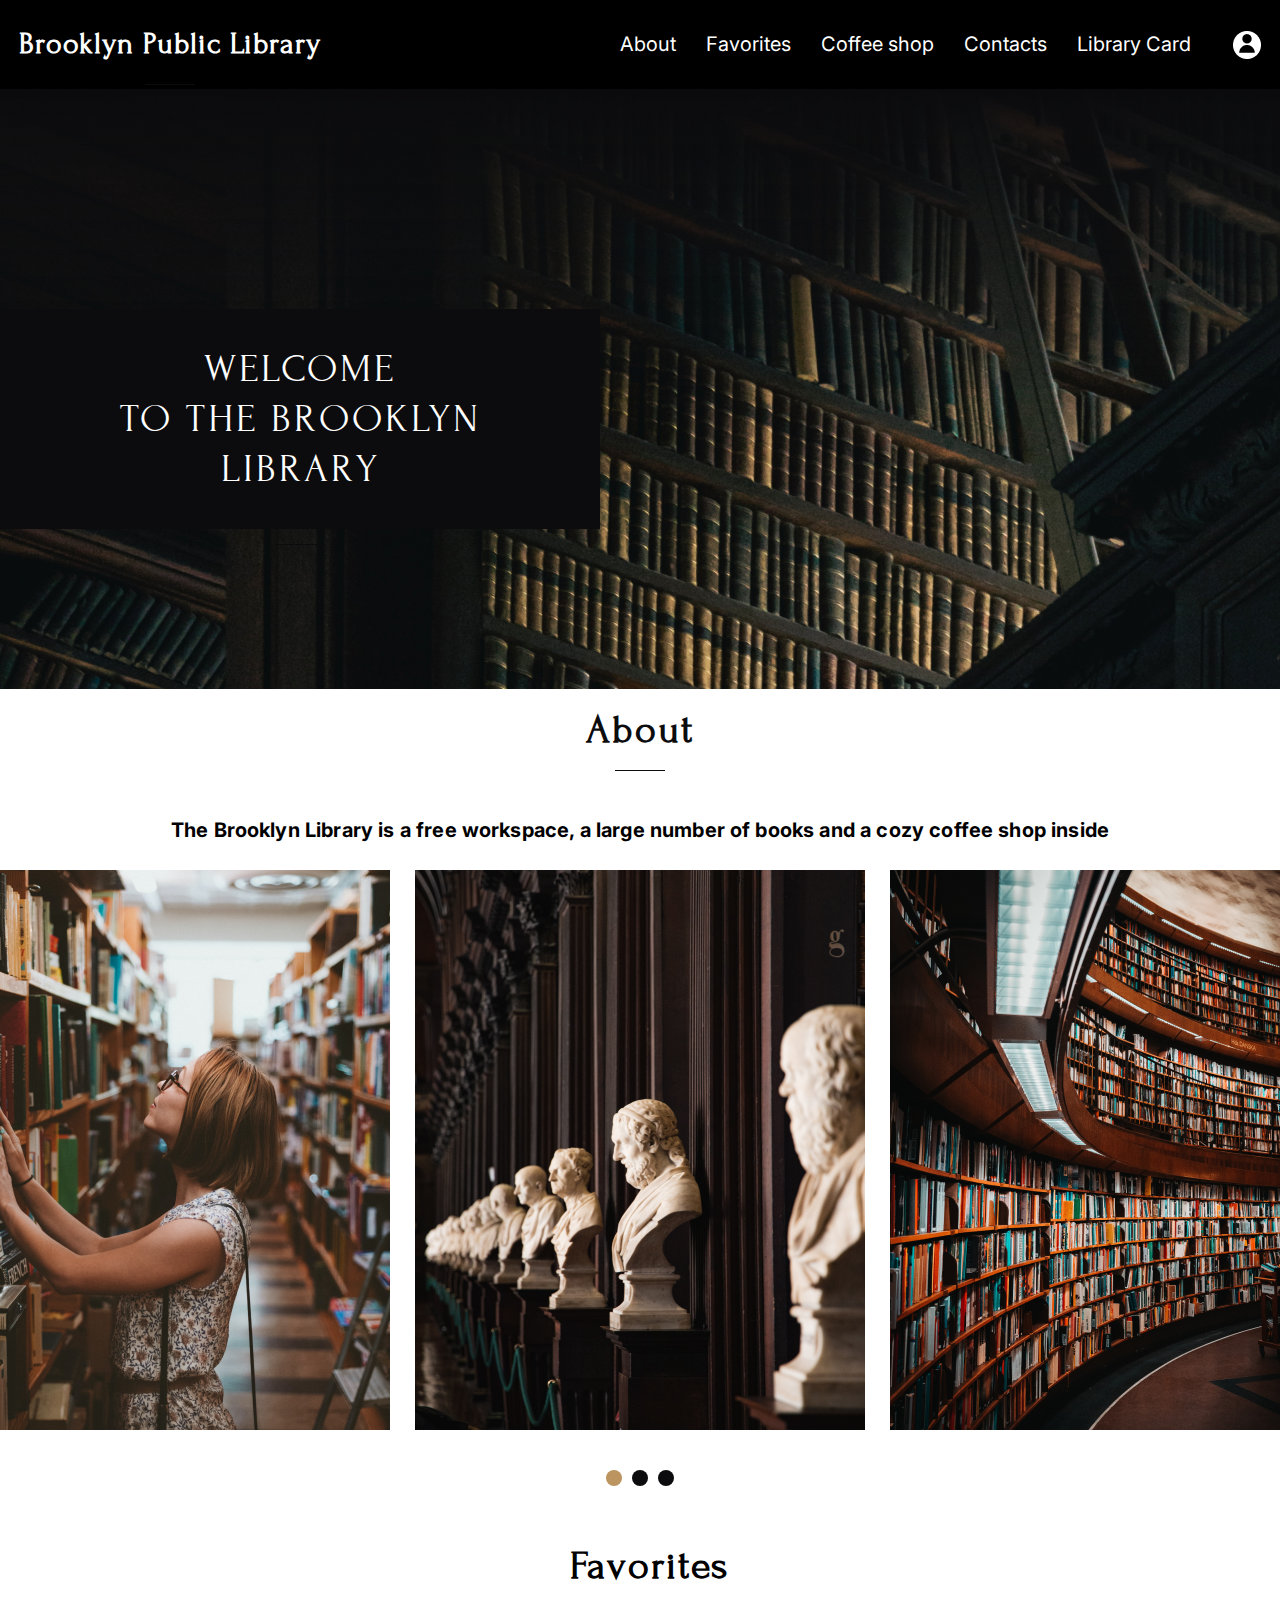
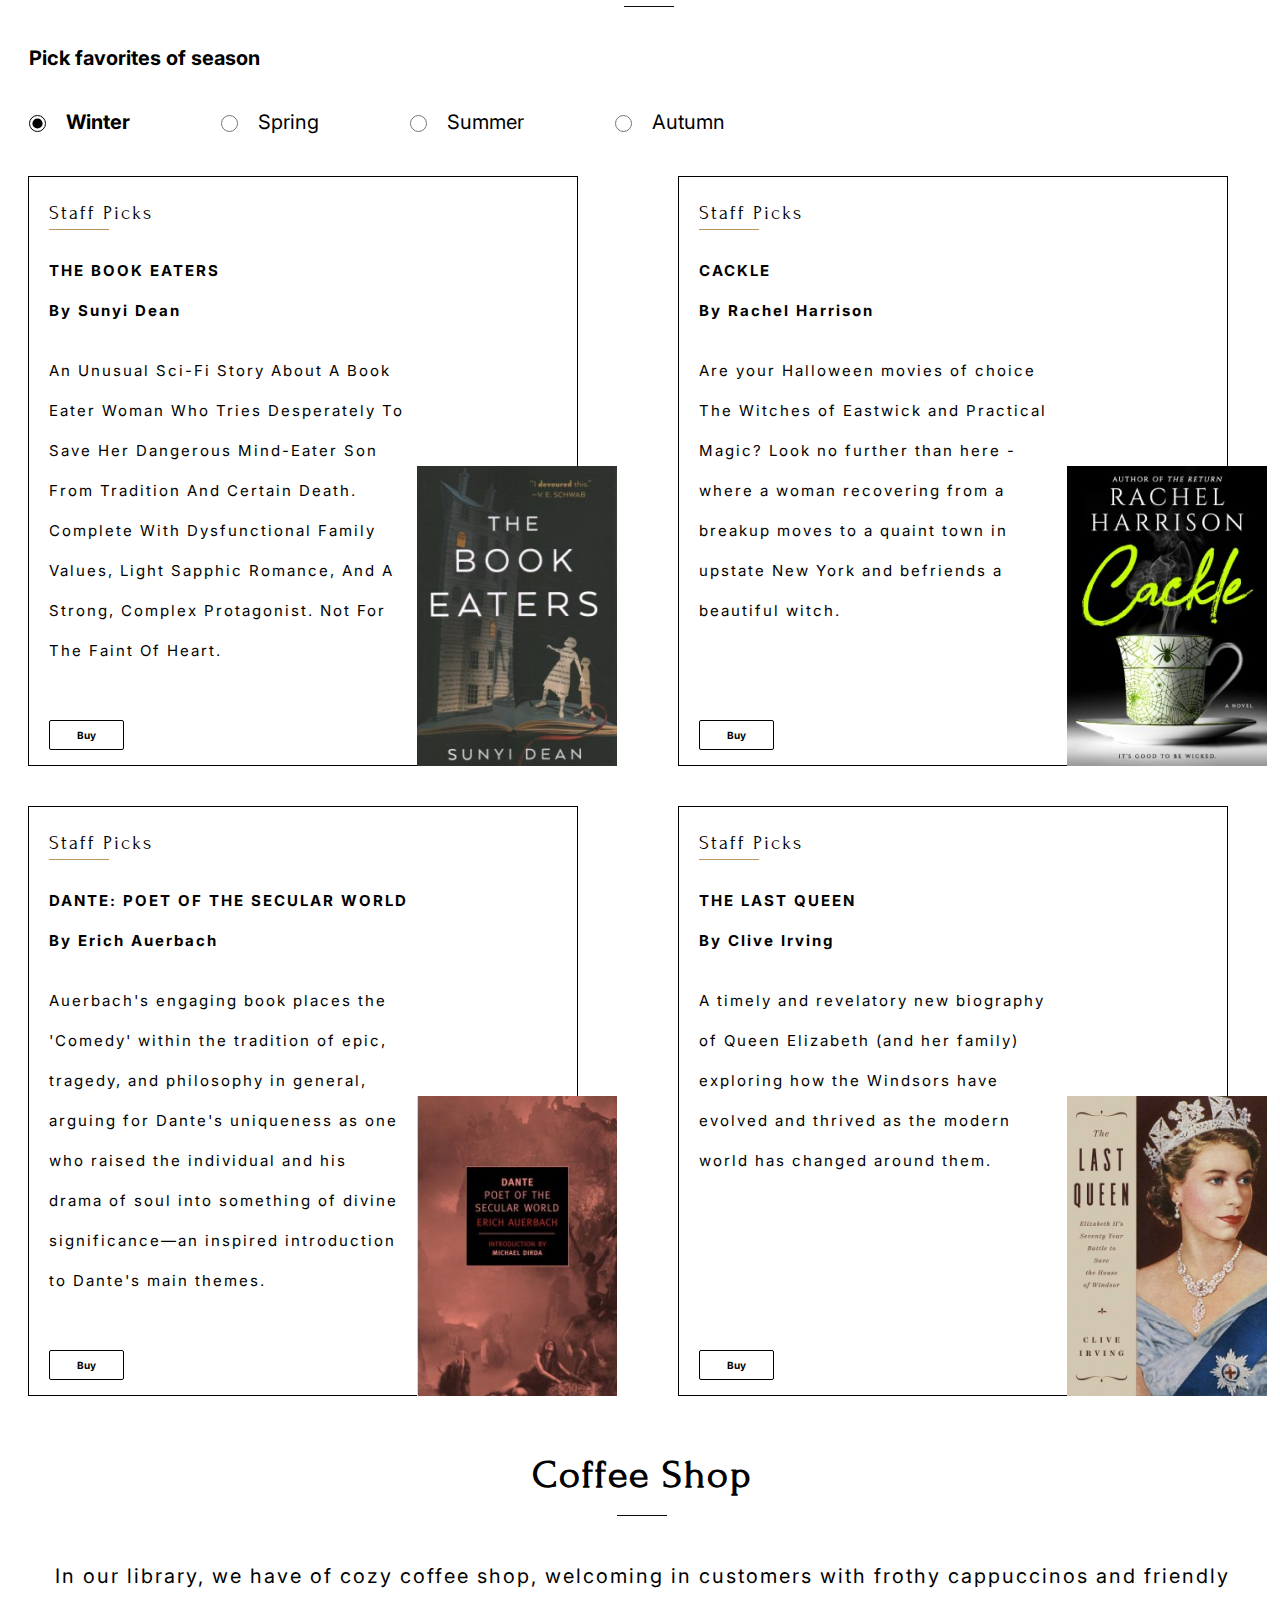
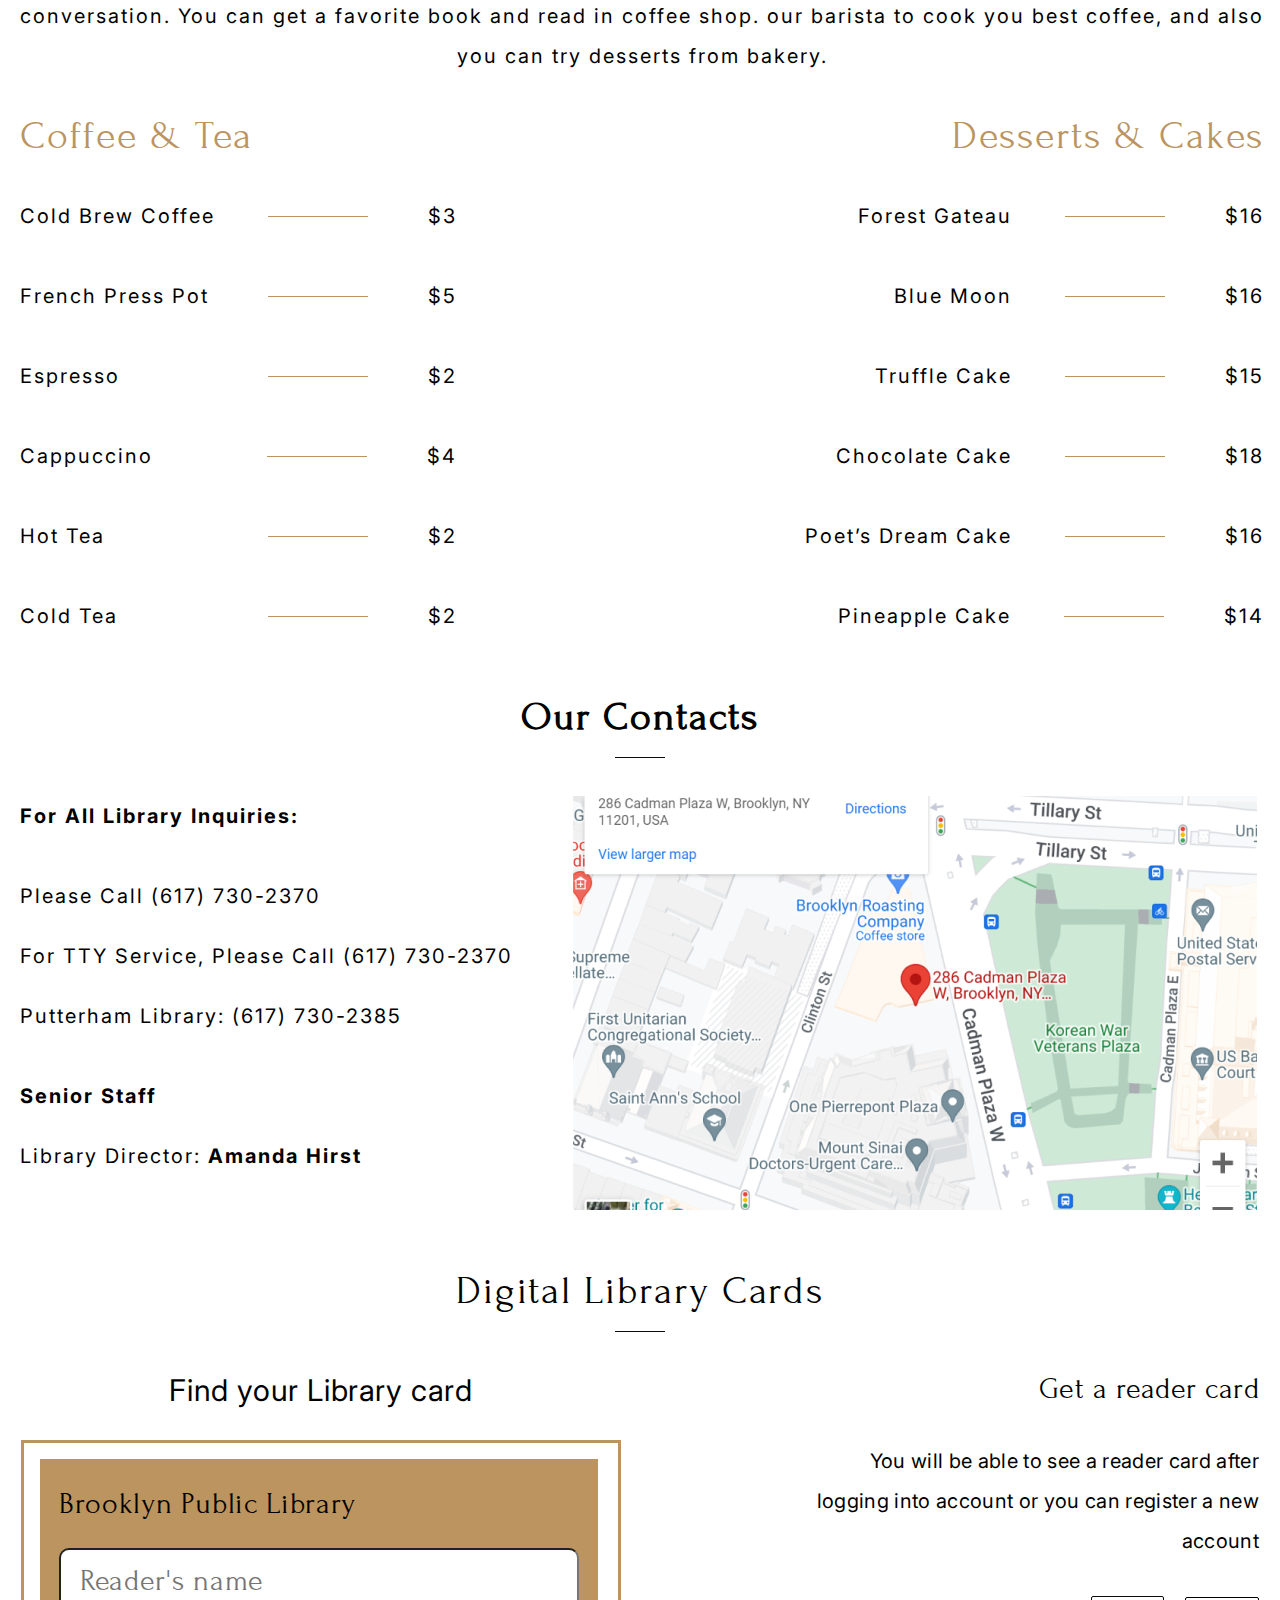
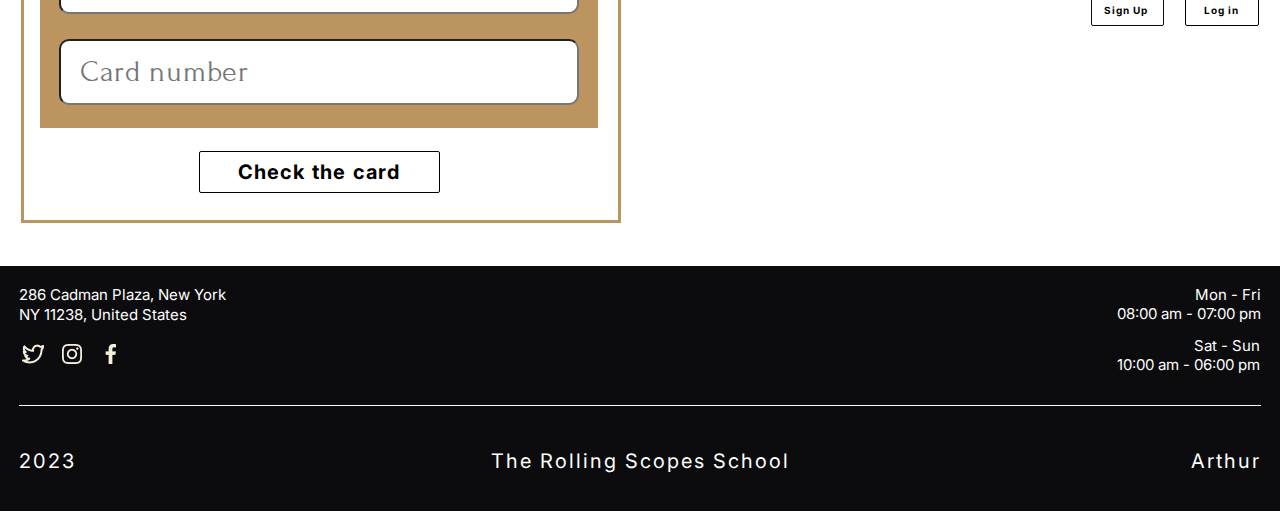
<file: index.html>
<!DOCTYPE html>
<html lang="en">

<head>
  <meta charset="UTF-8" />
  <meta name="viewport" content="width=device-width, initial-scale=1.0" />
  <meta http-equiv="X-UA-Compatible" content="IE=edge" />
  <title>Library</title>
  <link rel="image/x-icon" href="/favicon.ico">
  <link href="style.css" rel="stylesheet" type="text/css" />
</head>

<body>
  <main class="main">
    <header class="header">
      <h1 class="header__title title">Brooklyn Public Library</h1>
      <nav class="nav" data-nav>
        <ul class="nav__list">
          <li class="nav__item">
            <a href="#about" class="nav__link">About</a>
          </li>
          <li class="nav__item">
            <a href="#favorites" class="nav__link">Favorites</a>
          </li>
          <li class="nav__item">
            <a href="#coffee__shop" class="nav__link">Coffee shop</a>
          </li>
          <li class="nav__item">
            <a href="#ourContacts" class="nav__link">Contacts</a>
          </li>
          <li class="nav__item">
            <a href="#library__card" class="nav__link">Library Card</a>
          </li>
        </ul>
      </nav>
      <div class="profile">
        <button class="button profile__button_icon"><img src="./img/icon/icon_profile.png" alt="icon_profile"></button>
        <div class="profile__drop-menu">
          <div class="profile__title title">Profile</div>
          <ul class="profile__list">
            <li class="profile__list-item">Log in</li>
            <li class="profile__list-item">Register</li>
          </ul>
        </div>
      </div>
      <button class="button-burger"  aria-label="Открыть меню" aria-expanded="false">
        <span class="burger__line"></span>
      </button>
      <div class="burger__overlay"></div>
    </header>
    <section class="welcome">
      <div class="welcome__title title">Welcome <br> to the Brooklyn Library</div>
    </section>
    <section id="about" class="about">
      <h2 class="title about__title">About</h2>
      <div class="section-text about__section-text">The Brooklyn Library is a free workspace, a large number of books
        and a cozy coffee shop inside</div>
      <div class="slider">
        <div class="slider__item">
          <button class="swipe__left"><img src="./img/icon/carretleft.svg"></img></button>
          <div class="slider__wrapper">
            <div class="slider__images">
              <div class="slider__image"><img src="img/image1.png" alt="pretty girl"></div>
              <div class="slider__image"><img src="img/image2.png" alt="pretty statue"></div>
              <div class="slider__image"><img src="img/image3.png" alt="a lot of books"></div>
              <div class="slider__image"><img src="img/image4.png" alt="book and ladder"></div>
              <div class="slider__image"><img src="img/image5.png" alt="rome"></div>
            </div>
          </div>
          <button class="swipe__right"><img src="./img/icon/carretright.svg"></img></button>
        </div>
        <div class="slider__pagination">
          <div class="slider__button-area" data-number="1">
            <button class="slider__button"></button>
          </div>
          <div class="slider__button-area" data-number="2">
            <button class="slider__button"></button>
          </div>
          <div class="slider__button-area" data-number="3">
            <button class="slider__button"></button>
          </div>
          <div class="slider__button-area" data-number="4">
            <button class="slider__button"></button>
          </div>
          <div class="slider__button-area" data-number="5">
            <button class="slider__button"></button>
          </div>
        </div>
      </div>
    </section>
    <section id="favorites" class="favorites">
      <h2 class="title favorites__title">Favorites</h2>
      <div class="section-text favorites__section-text">Pick favorites of season</div>
      <div class="radio-text">
        <div class="winter">
          <label for="contactChoice1" class="contactChoice">
            <div class="contactChoice1-area">
              <input type="radio" id='contactChoice1' name="season" value="winter" checked>
              <label for="contactChoice1" class="contactChoice1">Winter</label>
            </div>
          </label>
        </div>
        <div class="spring">
          <label for="contactChoice2" class="contactChoice">
            <div class="contactChoice2-area">
              <input type="radio" id="contactChoice2" name="season" value="spring">
              <label for="contactChoice2" class="contactChoice2">Spring</label>
            </div>
          </label>
        </div>
        <div class="summer">
          <label for="contactChoice3" class="contactChoice">
            <div class="contactChoice3-area">
              <input type="radio" id="contactChoice3" name="season" value="summer">
              <label for="contactChoice3" class="contactChoice3">Summer</label>
            </div>
          </label>
        </div>
        <div class="autumn">
          <label for="contactChoice4" class="contactChoice">
            <div class="contactChoice4-area">
              <input type="radio" id="contactChoice4" name="season" value="autumn">
              <label for="contactChoice4" class="contactChoice4">Autumn</label>
            </div>
          </label>
        </div>
      </div>
      <div class="favorites__items">
        <div class="book">
          <div class="book__tag">Staff Picks</div>
          <div class="book__title">The book eaters</div>
          <div class="book__author">By Sunyi Dean</div>
          <div class="book__text">An Unusual Sci-Fi Story About A Book Eater Woman Who Tries Desperately To Save Her
            Dangerous Mind-Eater Son From Tradition And Certain Death. Complete With Dysfunctional Family Values, Light
            Sapphic Romance, And A Strong, Complex Protagonist. Not For The Faint Of Heart.</div>
          <button class="book__button button">Buy</button>
          <div class="book__img"><img src="img/book.png"></div>
        </div>
      </div>  
    </section>
    <section id="coffee__shop" class="coffee__shop">
      <h2 class="coffee__shop__title title">Coffee Shop</h2>
      <div class="coffee__text">In our library, we have of cozy coffee shop, welcoming in customers with frothy
        cappuccinos and friendly conversation.
        You can get a favorite book and read in coffee shop. our barista to cook you best coffee, and also you can try
        desserts from bakery.</div>
      <div class="menu">
        <div class="menu__column">
          <div class="menu__column-title">Coffee & Tea</div>
          <ul class="menu__column-list">
            <li class="menu__column-row">Cold Brew Coffee
              <div class="row__price-and-line">
                <div class="row__line"></div>
                <div class="row__price">$3</div>
              </div>
            </li>
            <li class="menu__column-row">French Press Pot
              <div class="row__price-and-line">
                <div class="row__line"></div>
                <div class="row__price">$5</div>
              </div>
            </li>
            <li class="menu__column-row">Espresso
              <div class="row__price-and-line">
                <div class="row__line"></div>
                <div class="row__price">$2</div>
              </div>
            </li>
            <li class="menu__column-row">Cappuccino
              <div class="row__price-and-line">
                <div class="row__line"></div>
                <div class="row__price">$4</div>
              </div>
            </li>
            <li class="menu__column-row">Hot Tea
              <div class="row__price-and-line">
                <div class="row__line"></div>
                <div class="row__price">$2</div>
              </div>
            </li>
            <li class="menu__column-row">Cold Tea
              <div class="row__price-and-line">
                <div class="row__line"></div>
                <div class="row__price">$2</div>
              </div>
            </li>
          </ul>
        </div>
        <div class="menu__column">
          <div class="menu__column-title">Desserts & Cakes</div>
          <ul class="menu__column-list">
            <li class="menu__column-row">Forest Gateau
              <div class="row__price-and-line">
                <div class="row__line"></div>
                <div class="row__price">$16</div>
              </div>
            </li>
            <li class="menu__column-row">Blue Moon
              <div class="row__price-and-line">
                <div class="row__line"></div>
                <div class="row__price">$16</div>
              </div>
            </li>
            <li class="menu__column-row">Truffle Cake
              <div class="row__price-and-line">
                <div class="row__line"></div>
                <div class="row__price">$15</div>
              </div>
            </li>
            <li class="menu__column-row">Chocolate Cake
              <div class="row__price-and-line">
                <div class="row__line"></div>
                <div class="row__price">$18</div>
              </div>
            </li>
            <li class="menu__column-row">Poet’s Dream Cake
              <div class="row__price-and-line">
                <div class="row__line"></div>
                <div class="row__price">$16</div>
              </div>
            </li>
            <li class="menu__column-row">Pineapple Cake
              <div class="row__price-and-line">
                <div class="row__line"></div>
                <div class="row__price">$14</div>
              </div>
            </li>
          </ul>
        </div>
      </div>
    </section>
    <section id="ourContacts" class="ourContacts">
      <h2 class="ourContacts__title title">Our Contacts</h2>
      <div class="contacts__content">
        <div class="contacts__info">
          <div class="text__info">For All Library Inquiries: </div>
          <div class="phone__info">
            <div>Please Call <a href="tel:(617) 730-2370">(617) 730-2370</a></div>
            <div>For TTY Service, Please Call <a href="tel:(617) 730-2370" class="tel"> (617)
                730-2370</a></div>
            <div>Putterham Library: <a href="tel:(617) 730-2385" class="tel">(617) 730-2385</a>
            </div>
          </div>
          <div class="senior__staff">
            <div class="senior__info">Senior Staff</div>
            <div class="libraryDirector">Library Director:
              <a href="AmandaHirst@gmail.com" class="amandaHirst">Amanda Hirst</a>
            </div>
          </div>
        </div>
        <div class="contacts__img"><img class="map__img" src="img/Rectangle4.png"></div>
      </div>
    </section>
    <section class="librarytitle">
      <h2 class="library__title title">Digital Library Cards</h2>
    </section>
    <section id="library__card" class="library__card">
      <div class="card__bg">
        <div class="findCard">Find your Library card</div>
        <div class="cardBody">
          <form class="library__form" action="" method="get">
            <div>
              <div class="card__title">Brooklyn Public Library</div>
              <input placeholder="Reader's name" type="text" name="name" id="name" required>
              <input placeholder="Card number" type="text" name="card-number" id="email" required>
            </div>
          </form>
          <button class="libraryButton button" type="submit">Check the card</button>
        </div>
      </div>
      <div class="get__a__card">
        <div class="get__a__reader__card">Get a reader card</div>
        <div class="get__a__card-info">
          You will be able to see a reader card after logging into account or you can register a new account
        </div>
        <div class="sign__log__button">
          <button class="sign__button button">Sign Up</button>
          <button class="log__button button">Log in</button>
        </div>
    </section>
    <footer id="footer" class="footer">
      <div class="footer__contacts">
        <div>
          <div class="footer__address"><a class="white__text" href="https://maps.app.goo.gl/QK38pP2K7V49UYrVA">286
              Cadman Plaza, New York <br> NY 11238, United States</a></div>
          <div class="footer__img">
            <div class="twitter__img"><a class="white__text" href="https://twitter.com/?lang=ru"><img
                  src="./img/icon/twitterimg.png"></div></a>
            <div class="insta__img"><a class="white__text" href="https://www.instagram.com/cotodemon/"><img
                  src="./img/icon/instaimg.png"></div></a>
            <div class="facebook__img"><a class="white__text" href="https://uk-ua.facebook.com/"><img
                  src="./img/icon/facebookimg.png"></a></div>
          </div>
        </div>
        <div>
          <div class="mon__fri">Mon - Fri <br> 08:00 am - 07:00 pm</div>
          <div class="sat__sun">Sat - Sun <br> 10:00 am - 06:00 pm</div>
        </div>
      </div>
      <div class="author__info">
        <div class="year">2023</div>
        <div class="rsschool"><a class="white__text" href="https://rs.school/js-stage0/">The Rolling Scopes School</a>
        </div>
        <div class="username"><a class="white__text" href="https://github.com/LittleMeo">Arthur</a></div>
      </div>
    </footer>
  </main>
</body>
<script src="main.js"></script>

</html>
</file>
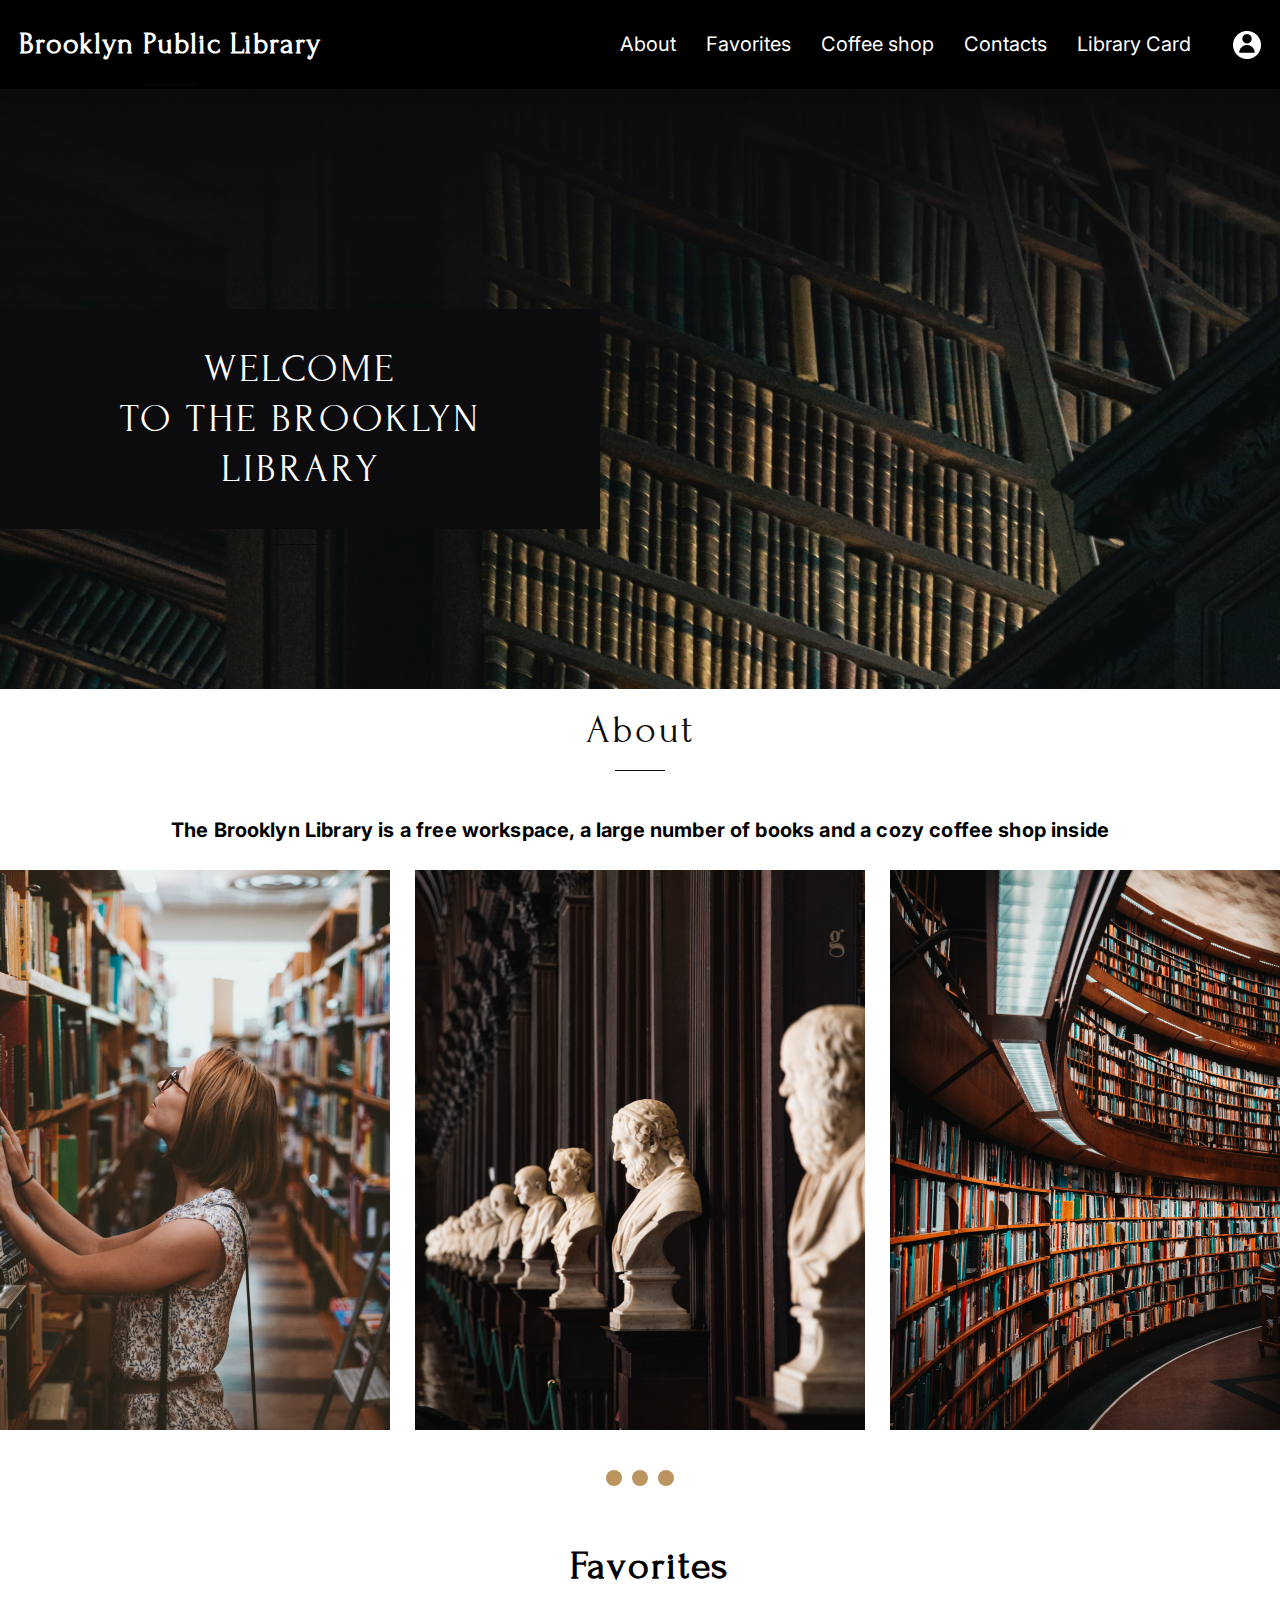
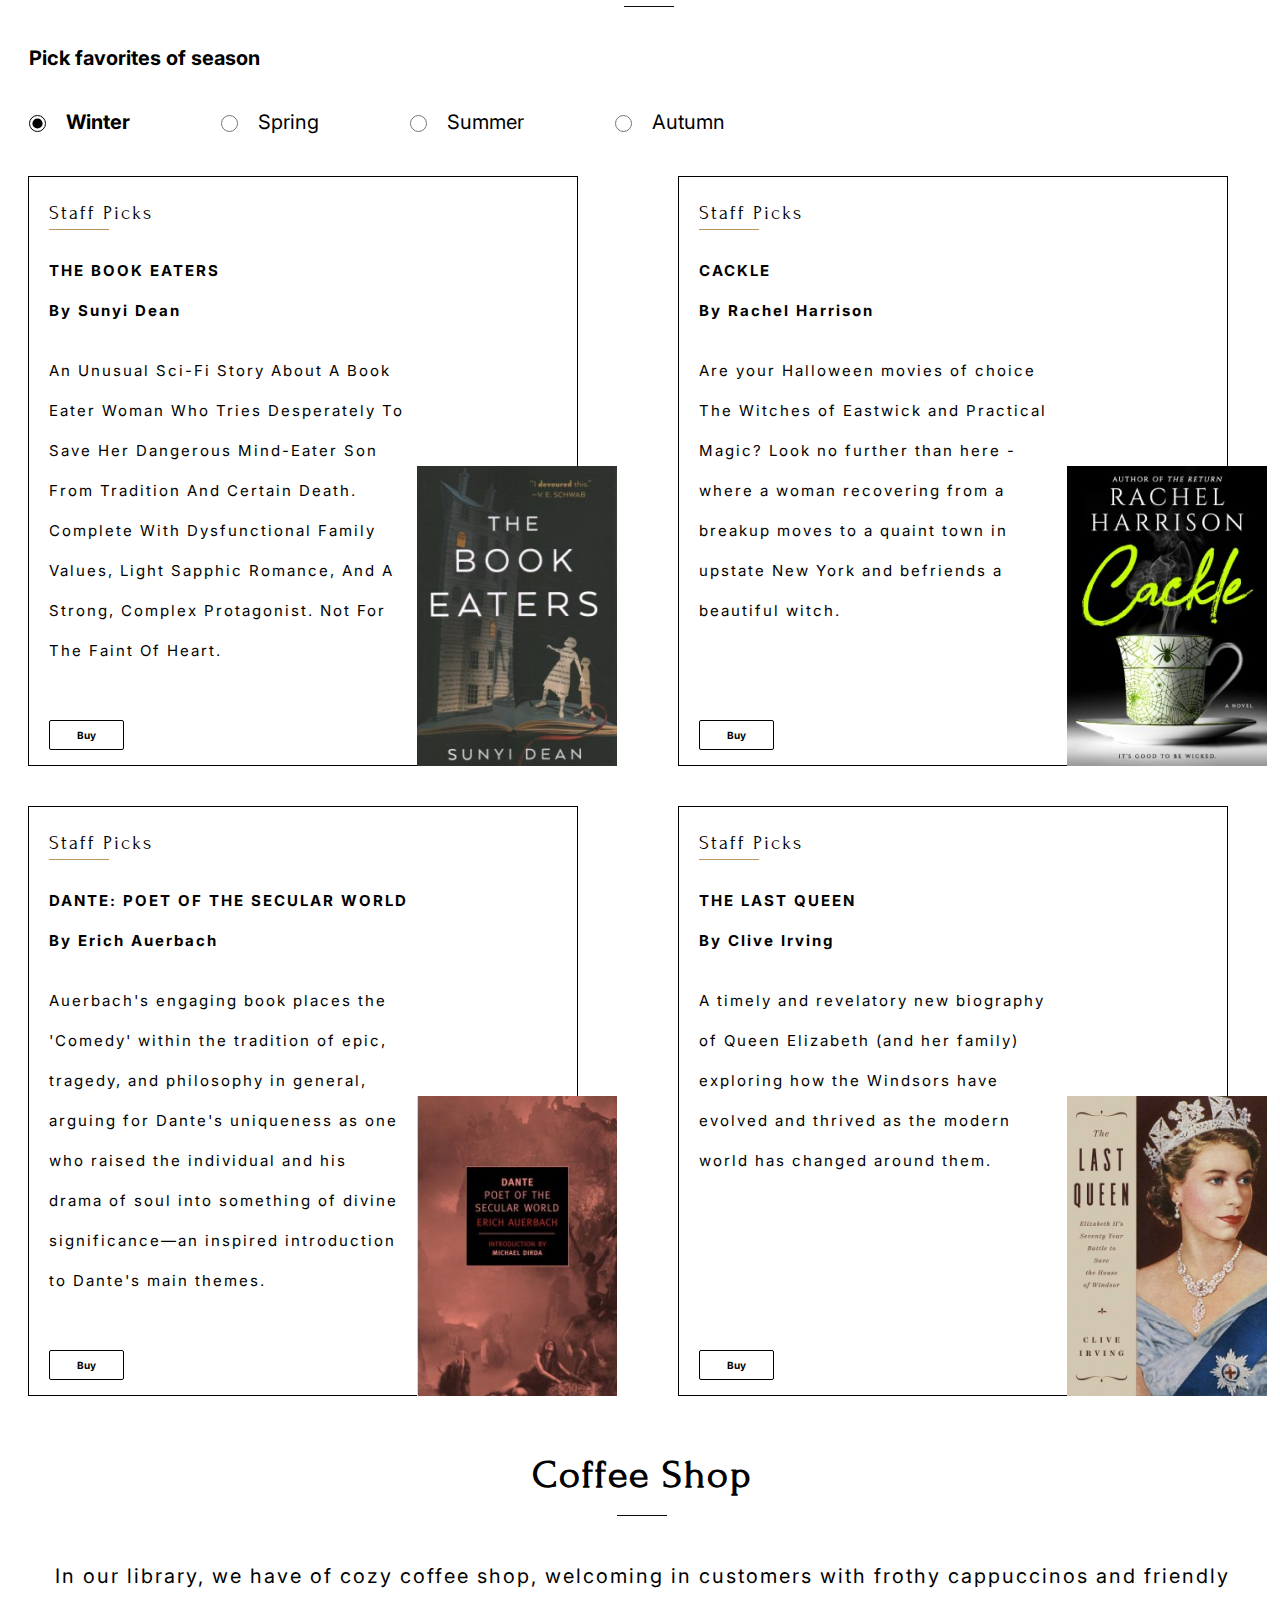
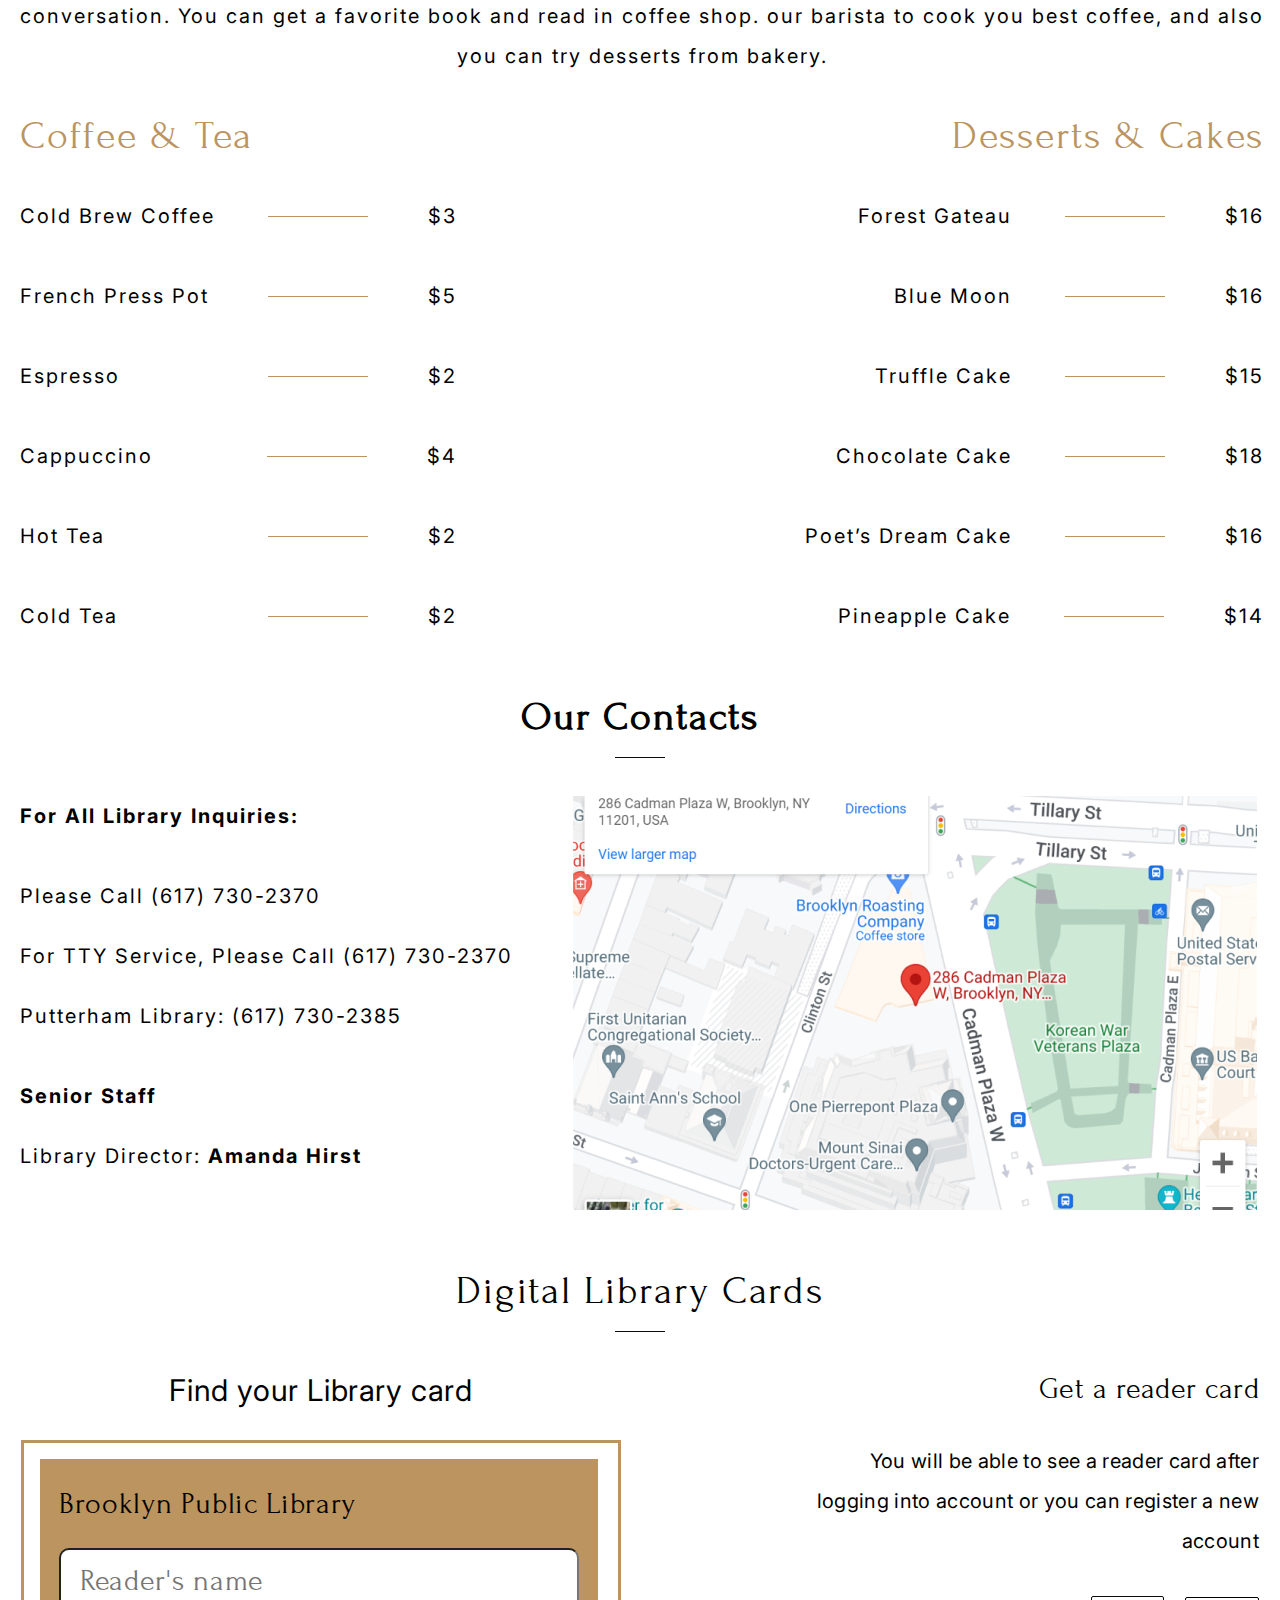
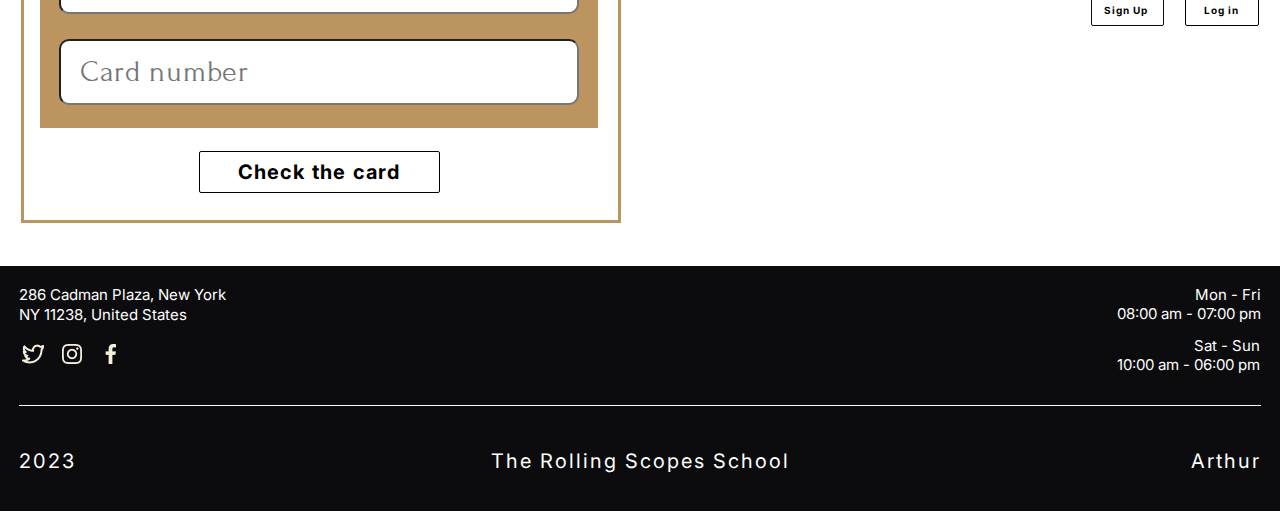
<file: library/index.html>
<!DOCTYPE html>
<html lang="en">

<head>
  <meta charset="UTF-8" />
  <meta name="viewport" content="width=device-width, initial-scale=1.0" />
  <meta http-equiv="X-UA-Compatible" content="IE=edge" />
  <title>Library</title>
  <link rel="image/x-icon" href="/favicon.ico">
  <link href="style.css" rel="stylesheet" type="text/css" />
</head>

<body>
  <main class="main">
    <header class="header">
      <h1 class="header__title title">Brooklyn Public Library</h1>
      <nav class="nav" data-nav>
        <ul class="nav__list">
          <li class="nav__item">
            <a href="#about" class="nav__link">About</a>
          </li>
          <li class="nav__item">
            <a href="#favorites" class="nav__link">Favorites</a>
          </li>
          <li class="nav__item">
            <a href="#coffee__shop" class="nav__link">Coffee shop</a>
          </li>
          <li class="nav__item">
            <a href="#ourContacts" class="nav__link">Contacts</a>
          </li>
          <li class="nav__item">
            <a href="#library__card" class="nav__link">Library Card</a>
          </li>
        </ul>
        <div id="drop-menu">
          <div class="drop-menu">
            <div class="profile">
              Profile
              <div class="log-in">
                Log in
                <div class="sub-menu">Подменю 1
                </div>
              </div>
              <div class="register">
                Register
                <div class="sub-menu">Подменю 2
                </div>
              </div>
            </div>
          </div>
      </nav>
      <div class="profile">
        <button class="button button_icon"><img src="./img/icon/icon_profile.png" alt="icon_profile"></button>
      </div>
      <button class="button-burger"  aria-label="Открыть меню" aria-expanded="false">
        <span class="burger__line"></span>
      </button>
      <div class="burger__overlay"></div>
    </header>
    <section class="welcome">
      <div class="welcome__title title">Welcome <br> to the Brooklyn Library</div>
    </section>
    <section id="about" class="about">
      <h2 class="title about__title">About</h2>
      <div class="section-text about__section-text">The Brooklyn Library is a free workspace, a large number of books
        and a cozy coffee shop inside</div>
      <div class="slider">
        <div class="slider__item">
          <button class="swipe__left"><img src="./img/icon/carretleft.svg"></img></button>
          <div class="slider__wrapper">
            <div class="slider__images">
              <div class="slider__image"><img src="img/image1.png" alt="pretty girl"></div>
              <div class="slider__image"><img src="img/image2.png" alt="pretty statue"></div>
              <div class="slider__image"><img src="img/image3.png" alt="a lot of books"></div>
              <div class="slider__image"><img src="img/image4.png" alt="book and ladder"></div>
              <div class="slider__image"><img src="img/image5.png" alt="rome"></div>
            </div>
          </div>
          <button class="swipe__right"><img src="./img/icon/carretright.svg"></img></button>
        </div>
        <div class="slider__pagination">
          <div class="slider__button-area" data-number="1">
            <button class="slider__button"></button>
          </div>
          <div class="slider__button-area" data-number="2">
            <button class="slider__button"></button>
          </div>
          <div class="slider__button-area" data-number="3">
            <button class="slider__button"></button>
          </div>
          <div class="slider__button-area" data-number="4">
            <button class="slider__button"></button>
          </div>
          <div class="slider__button-area" data-number="5">
            <button class="slider__button"></button>
          </div>
        </div>
      </div>
    </section>
    <section id="favorites" class="favorites">
      <h2 class="title favorites__title">Favorites</h2>
      <div class="section-text favorites__section-text">Pick favorites of season</div>
      <div class="radio-text">
        <div class="winter">
          <label for="contactChoice1" class="contactChoice">
            <div class="contactChoice1-area">
              <input type="radio" id='contactChoice1' name="season" value="winter" checked>
              <label for="contactChoice1" class="contactChoice1">Winter</label>
            </div>
          </label>
        </div>
        <div class="spring">
          <label for="contactChoice2" class="contactChoice">
            <div class="contactChoice2-area">
              <input type="radio" id="contactChoice2" name="season" value="spring">
              <label for="contactChoice2" class="contactChoice2">Spring</label>
            </div>
          </label>
        </div>
        <div class="summer">
          <label for="contactChoice3" class="contactChoice">
            <div class="contactChoice3-area">
              <input type="radio" id="contactChoice3" name="season" value="summer">
              <label for="contactChoice3" class="contactChoice3">Summer</label>
            </div>
          </label>
        </div>
        <div class="autumn">
          <label for="contactChoice4" class="contactChoice">
            <div class="contactChoice4-area">
              <input type="radio" id="contactChoice4" name="season" value="autumn">
              <label for="contactChoice4" class="contactChoice4">Autumn</label>
            </div>
          </label>
        </div>
      </div>
      <div class="favorites__items">
        <div class="book">
          <div class="book__tag">Staff Picks</div>
          <div class="book__title">The book eaters</div>
          <div class="book__author">By Sunyi Dean</div>
          <div class="book__text">An Unusual Sci-Fi Story About A Book Eater Woman Who Tries Desperately To Save Her
            Dangerous Mind-Eater Son From Tradition And Certain Death. Complete With Dysfunctional Family Values, Light
            Sapphic Romance, And A Strong, Complex Protagonist. Not For The Faint Of Heart.</div>
          <button class="book__button button">Buy</button>
          <div class="book__img"><img src="img/book.png"></div>
        </div>
      </div>  
    </section>
    <section id="coffee__shop" class="coffee__shop">
      <h2 class="coffee__shop__title title">Coffee Shop</h2>
      <div class="coffee__text">In our library, we have of cozy coffee shop, welcoming in customers with frothy
        cappuccinos and friendly conversation.
        You can get a favorite book and read in coffee shop. our barista to cook you best coffee, and also you can try
        desserts from bakery.</div>
      <div class="menu">
        <div class="menu__column">
          <div class="menu__column-title">Coffee & Tea</div>
          <ul class="menu__column-list">
            <li class="menu__column-row">Cold Brew Coffee
              <div class="row__price-and-line">
                <div class="row__line"></div>
                <div class="row__price">$3</div>
              </div>
            </li>
            <li class="menu__column-row">French Press Pot
              <div class="row__price-and-line">
                <div class="row__line"></div>
                <div class="row__price">$5</div>
              </div>
            </li>
            <li class="menu__column-row">Espresso
              <div class="row__price-and-line">
                <div class="row__line"></div>
                <div class="row__price">$2</div>
              </div>
            </li>
            <li class="menu__column-row">Cappuccino
              <div class="row__price-and-line">
                <div class="row__line"></div>
                <div class="row__price">$4</div>
              </div>
            </li>
            <li class="menu__column-row">Hot Tea
              <div class="row__price-and-line">
                <div class="row__line"></div>
                <div class="row__price">$2</div>
              </div>
            </li>
            <li class="menu__column-row">Cold Tea
              <div class="row__price-and-line">
                <div class="row__line"></div>
                <div class="row__price">$2</div>
              </div>
            </li>
          </ul>
        </div>
        <div class="menu__column">
          <div class="menu__column-title">Desserts & Cakes</div>
          <ul class="menu__column-list">
            <li class="menu__column-row">Forest Gateau
              <div class="row__price-and-line">
                <div class="row__line"></div>
                <div class="row__price">$16</div>
              </div>
            </li>
            <li class="menu__column-row">Blue Moon
              <div class="row__price-and-line">
                <div class="row__line"></div>
                <div class="row__price">$16</div>
              </div>
            </li>
            <li class="menu__column-row">Truffle Cake
              <div class="row__price-and-line">
                <div class="row__line"></div>
                <div class="row__price">$15</div>
              </div>
            </li>
            <li class="menu__column-row">Chocolate Cake
              <div class="row__price-and-line">
                <div class="row__line"></div>
                <div class="row__price">$18</div>
              </div>
            </li>
            <li class="menu__column-row">Poet’s Dream Cake
              <div class="row__price-and-line">
                <div class="row__line"></div>
                <div class="row__price">$16</div>
              </div>
            </li>
            <li class="menu__column-row">Pineapple Cake
              <div class="row__price-and-line">
                <div class="row__line"></div>
                <div class="row__price">$14</div>
              </div>
            </li>
          </ul>
        </div>
      </div>
    </section>
    <section id="ourContacts" class="ourContacts">
      <h2 class="ourContacts__title title">Our Contacts</h2>
      <div class="contacts__content">
        <div class="contacts__info">
          <div class="text__info">For All Library Inquiries: </div>
          <div class="phone__info">
            <div>Please Call <a href="tel:(617) 730-2370">(617) 730-2370</a></div>
            <div>For TTY Service, Please Call <a href="tel:(617) 730-2370" class="tel"> (617)
                730-2370</a></div>
            <div>Putterham Library: <a href="tel:(617) 730-2385" class="tel">(617) 730-2385</a>
            </div>
          </div>
          <div class="senior__staff">
            <div class="senior__info">Senior Staff</div>
            <div class="libraryDirector">Library Director:
              <a href="AmandaHirst@gmail.com" class="amandaHirst">Amanda Hirst</a>
            </div>
          </div>
        </div>
        <div class="contacts__img"><img class="map__img" src="img/Rectangle4.png"></div>
      </div>
    </section>
    <section class="librarytitle">
      <h2 class="library__title title">Digital Library Cards</h2>
    </section>
    <section id="library__card" class="library__card">
      <div class="card__bg">
        <div class="findCard">Find your Library card</div>
        <div class="cardBody">
          <form class="library__form" action="" method="get">
            <div>
              <div class="card__title">Brooklyn Public Library</div>
              <input placeholder="Reader's name" type="text" name="name" id="name" required>
              <input placeholder="Card number" type="text" name="card-number" id="email" required>
            </div>
          </form>
          <button class="libraryButton button" type="submit">Check the card</button>
        </div>
      </div>
      <div class="get__a__card">
        <div class="get__a__reader__card">Get a reader card</div>
        <div class="get__a__card-info">
          You will be able to see a reader card after logging into account or you can register a new account
        </div>
        <div class="sign__log__button">
          <button class="sign__button button">Sign Up</button>
          <button class="log__button button">Log in</button>
        </div>
    </section>
    <footer id="footer" class="footer">
      <div class="footer__contacts">
        <div>
          <div class="footer__address"><a class="white__text" href="https://maps.app.goo.gl/QK38pP2K7V49UYrVA">286
              Cadman Plaza, New York <br> NY 11238, United States</a></div>
          <div class="footer__img">
            <div class="twitter__img"><a class="white__text" href="https://twitter.com/?lang=ru"><img
                  src="./img/icon/twitterimg.png"></div></a>
            <div class="insta__img"><a class="white__text" href="https://www.instagram.com/cotodemon/"><img
                  src="./img/icon/instaimg.png"></div></a>
            <div class="facebook__img"><a class="white__text" href="https://uk-ua.facebook.com/"><img
                  src="./img/icon/facebookimg.png"></a></div>
          </div>
        </div>
        <div>
          <div class="mon__fri">Mon - Fri <br> 08:00 am - 07:00 pm</div>
          <div class="sat__sun">Sat - Sun <br> 10:00 am - 06:00 pm</div>
        </div>
      </div>
      <div class="author__info">
        <div class="year">2023</div>
        <div class="rsschool"><a class="white__text" href="https://rs.school/js-stage0/">The Rolling Scopes School</a>
        </div>
        <div class="username"><a class="white__text" href="https://github.com/LittleMeo">Arthur</a></div>
      </div>
    </footer>
  </main>
</body>
<script src="main.js"></script>

</html>
</file>
<file: style.css>
@import url("https://fonts.googleapis.com/css2?family=Forum&family=Inter:wght@400;700&display=swap");

html {
  scroll-behavior: smooth;
}

body {
  margin: 0px;
  /* scroll-behavior: smooth; */
}

label {
  cursor: pointer;
}

li {
  list-style: none;
}

a {
  text-decoration: none;
  color: #000000;
}

.white__text {
  color: #ffffff;
}

.white__text:hover {
  color: #ffffff;
}

.button:hover {
  transition: 0.5s;
  background-color: #bb945f;
}

.title {
  font-family: "Forum";
  line-height: 50px;
  letter-spacing: 0.85px;
  font-size: 40px;
  position: relative;
}

.title::before {
  content: "";
  height: 1px;
  width: 50px;
  position: absolute;
  background-color: #0c0c0e;
  bottom: -16px;
  left: 50%;
  transform: translate(-50%, 0);
}

.header {
  background-color: #000000;
  color: white;
  display: flex;
  align-items: center;
  padding: 0 19px;
  margin-top: -1px;
}

.header__title {
  font-size: 30px;
}

.nav__link {
  text-decoration: none;
  font-family: "Inter";
  letter-spacing: 0px;
  color: white;
  font-size: 20px;
}

.nav__link:hover {
  font-weight: 900;
  transition: 0.4s;
}

.nav {
  margin-left: auto;
}

.nav__list {
  display: flex;
  gap: 30px;
  align-items: center;
}

.drop-menu {
  display: none;
}

.welcome__title {
  color: white;
  font-size: 40px;
  line-height: 50px;
  letter-spacing: 3px;
  text-align: left;
  background-color: #0c0c0e;
  max-width: 600px;
  padding: 35px 40px;
  box-sizing: border-box;
  text-transform: uppercase;
  text-align: center;
}

.welcome {
  background-image: url(img/Welcome.png);
  height: 600px;
  padding: 220px 0 0 0;
  box-sizing: border-box;
}

.main {
  max-width: 1440px;
  margin: 0px auto;
}

.button {
  border: 0px;
  background-color: transparent;
  margin: 0px 0 0 30px;
  border-radius: 2px;
}

.profile__button_icon {
  margin: 5px 0px 0px 42px;
  padding: 0;
}

.slider {
  display: flex;
  flex-direction: column;
  align-items: center;
  gap: 35px;
}

.slider__image {
  height: 560px;
}

.swipe__left {
  display: none;
}

.slider__wrapper {
  width: 1400px;
  height: 560px;
  position: relative;
  overflow: hidden;
}

.slider__images {
  display: flex;
  gap: 25px;
}

.slider__image:nth-child(4) {
  display: block;
}

.slider__image:nth-child(5) {
  display: block;
}

.swipe__right {
  display: none;
}

.slider__pagination {
  display: flex;
  justify-content: center;
}

.slider__button {
  background-color: #0c0c0e;
  display: block;
  width: 16px;
  height: 16px;
  border: none;
  border-radius: 50%;
  cursor: pointer;
}

.slider__button-area {
  color: transparent;
  width: 26px;
  height: 26px;
  cursor: pointer;
  border: 0;
  border-radius: 50%;
  display: flex;
  align-content: center;
  justify-content: center;
  align-items: center;
  flex-wrap: wrap;
}

[data-active-slide-number="1"] .slider__images {
  transform: translate(0px, 0px);
  transition: 0.5s;
}

[data-active-slide-number="2"] .slider__images {
  transform: translate(-475px, 13px);
  transition: 0.5s;
}

[data-active-slide-number="3"] .slider__images {
  transform: translate(-975px, 13px);
  transition: 0.5s;
}

[data-active-slide-number="1"] .slider__button-area:nth-child(1) .slider__button {
  background-color: #bb945f;
}

[data-active-slide-number="2"] .slider__button-area:nth-child(2) .slider__button {
  background-color: #bb945f;
}

[data-active-slide-number="3"] .slider__button-area:nth-child(3) .slider__button {
  background-color: #bb945f;
}

[data-active-slide-number="4"] .slider__button-area:nth-child(4) .slider__button {
  background-color: #bb945f  ;
}

[data-active-slide-number="5"] .slider__button-area:nth-child(5) .slider__button{
  background-color: #bb945f;
}

.slider__button-area:nth-child(4) {
  display: none;
}

.slider__button-area:nth-child(5) {
  display: none;
}

.section-text {
  font-family: "Inter";
  font-weight: bold;
  font-size: 15px;
  line-height: 40px;
  color: #000000;
  margin: 52px 0 15px 22px;
}

.about__title {
  text-align: center;
  margin: 16px 0 0px 0;
  color: #0c0c0e;
  font-family: Forum;
  font-size: 40px;
  font-style: normal;
  letter-spacing: 2px;
}

.about__section-text {
  font-family: Inter;
  font-size: 20px;
  text-align: center;
  margin: 55px 0px 20px 0px;
  letter-spacing: 0.16px;
}

.section__title {
  font-size: 40px;
}

.favorites__title {
  text-align: center;
  margin: 50px 0px 0px 18px;
  letter-spacing: 2px;
}

.favorites__section-text {
  font-family: Inter;
  font-weight: 700;
  color: #000000;
  font-size: 20px;
  margin: 47px 0 0 29px;
}

.book {
  border: solid;
  border-width: 1px;
  position: relative;
  margin-right: 30px;
  width: 550px;
  padding-left: 20px;
  box-sizing: border-box;
  padding-top: 16px;
  flex-direction: column;
  display: flex;
  padding-bottom: 15px;
  min-height: 590px;
}

.book:nth-child(5) {
  display: none;
}

.book:nth-child(6) {
  display: none;
}

.book:nth-child(7) {
  display: none;
}

.book:nth-child(8) {
  display: none;
}

.book:nth-child(9) {
  display: none;
}

.book:nth-child(10) {
  display: none;
}

.book:nth-child(11) {
  display: none;
}

.book:nth-child(12) {
  display: none;
}

.radio-text {
  font-size: 20px;
  font-family: Inter;
  display: flex;
  gap: 81px;
  margin: 27px 0px 0px 24px;
}

input[type="radio"]:checked {
  accent-color: #000000;
}

.contactChoice1-area ~ input[type="radio"]:checked {
  font-weight: 700;
}

.contactChoice {
  padding: 5px;
  display: block;
}

.choice--hidden {
  opacity: 0;
  transition: opacity 0.65s;
}

#contactChoice1 {
  width: 17px;
  height: 17px;
  margin: 5px 0 0 0;
  padding: 0;
}

#contactChoice1:checked + label {
  font-weight: 700;
}

.contactChoice1-area {
  display: flex;
  gap: 20px;
}

#contactChoice2 {
  width: 17px;
  height: 17px;
  margin: 5px 0 0 0;
  padding: 0;
}

#contactChoice2:checked + label {
  font-weight: 700;
}

.contactChoice2-area {
  display: flex;
  gap: 20px;
}

#contactChoice3 {
  width: 17px;
  height: 17px;
  margin: 5px 0 0 0;
  padding: 0;
}

#contactChoice3:checked + label {
  font-weight: 700;
}

.contactChoice3-area {
  display: flex;
  gap: 20px;
}

#contactChoice4 {
  width: 17px;
  height: 17px;
  margin: 5px 0 0 0;
  padding: 0;
}

#contactChoice4:checked + label {
  font-weight: 700;
}

.contactChoice4-area {
  display: flex;
  gap: 20px;
}

.book__tag {
  font-size: 20px;
  line-height: 40px;
  letter-spacing: 2px;
  font-family: "Forum";
  position: relative;
}

.book__tag::before {
  position: absolute;
  content: "";
  width: 60px;
  height: 1px;
  background-color: #bb945f;
  bottom: 3px;
  left: 0;
}

.favorites__items {
  position: relative;
  grid-template-columns: repeat(2, 540px);
  display: grid;
  justify-content: space-between;
  margin: 0 auto;
  padding: 37px 62px 0 28px;
  gap: 40px 0px;
  transition: opacity 0.5s;
}

.book__author {
  font-family: "Inter";
  font-weight: bold;
  font-size: 15px;
  letter-spacing: 2px;
  line-height: 40px;
}

.book__title {
  font-family: "Inter";
  font-weight: bold;
  font-size: 15px;
  letter-spacing: 2px;
  line-height: 40px;
  text-transform: uppercase;
  padding-top: 18px;
}

.book__text {
  display: grid;
  font-family: "Inter";
  font-size: 15px;
  letter-spacing: 2px;
  line-height: 40px;
  grid-template-columns: 357px 200px;
  padding: 20px 0px 15px 0px;
}

.book__button {
  background-color: transparent;
  border: solid;
  border-width: 1px;
  width: 75px;
  height: 30px;
  font-family: "Inter";
  font-weight: bold;
  text-align: center;
  margin: auto auto 0 0px;
  align-self: auto;
  font-size: 10px;
}

.disabled {
  pointer-events: none;
  border-color: #bb945f;
  color: #bb945f;
}

.book__img {
  position: absolute;
  bottom: -5px;
  right: -40px;
}

.coffee__shop {
  display: flex;
  flex-direction: column;
  gap: 40px;
  padding: 20px 16px 36px 20px;
  align-items: center;
}

.coffee__shop__title {
  margin: 34px 0px 16px 0;
  letter-spacing: 2px;
}

.coffee__text {
  text-align: center;
  font-size: 20px;
  font-family: "Inter";
  line-height: 40px;
  letter-spacing: 2px;
}

.menu {
  display: flex;
  width: 100%;
  justify-content: space-between;
}

.menu__column {
  display: flex;
  flex-direction: column;
  gap: 40px;
}

.menu__column:nth-child(2) {
  align-items: flex-end;
}

.menu__column-title {
  color: #bb945f;
  font-family: Forum;
  font-size: 40px;
  font-style: normal;
  font-weight: 400;
  line-height: 40px;
  letter-spacing: 2px;
}

.menu__column-list {
  margin: 0;
  padding: 0;
  display: flex;
  flex-direction: column;
  gap: 40px;
}

.menu__column:nth-child(2) .menu__column-list {
  align-items: flex-end;
}

.menu__column-row {
  color: #000;
  font-family: Inter;
  font-size: 20px;
  font-style: normal;
  font-weight: 400;
  line-height: 40px;
  letter-spacing: 2px;
  display: flex;
  gap: 53px;
  justify-content: space-between;
}

.row__price-and-line {
  display: flex;
  gap: 60px;
}

.row__line::before {
  content: "";
  background-color: #bb945f;
  width: 100px;
  height: 1px;
  position: relative;
  display: block;
  top: 20px;
}

.ourContacts {
  display: flex;
  flex-direction: column;
  padding: 20px 20px 52px 20px;
  gap: 54px;
}

.ourContacts__title {
  text-align: center;
  letter-spacing: 2px;
  margin: 0;
}

.contacts__content {
  display: flex;
  justify-content: space-between;
}

.contacts__info {
  display: flex;
  flex-direction: column;
  gap: 40px;
}

.text__info {
  font-family: "Inter";
  font-size: 20px;
  line-height: 40px;
  letter-spacing: 2px;
  font-weight: bold;
}

.phone__info {
  font-family: "Inter";
  font-size: 20px;
  letter-spacing: 2px;
  line-height: 40px;
  display: flex;
  flex-direction: column;
  gap: 20px;
}

.senior__staff {
  display: flex;
  flex-direction: column;
  gap: 20px;
}

.senior__info {
  font-family: "Inter";
  font-weight: bold;
  font-size: 20px;
  line-height: 40px;
  letter-spacing: 2px;
  display: flex;
}

.libraryDirector {
  font-family: "Inter";
  font-size: 20px;
  line-height: 40px;
  letter-spacing: 2px;
}

.amandaHirst {
  font-family: "Inter";
  font-size: 20px;
  font-weight: bold;
  letter-spacing: 2px;
  line-height: 40px;
}

.library__title {
  text-align: center;
  margin: 0;
  letter-spacing: 1.85px;
  font-weight: 400;
}

.findCard {
  font-family: "Inter";
  font-size: 30px;
  letter-spacing: 0.6px;
  text-align: center;
}

.card__bg {
  display: flex;
  flex-direction: column;
  gap: 32px;
}

.libraryButton {
  font-family: "Inter";
  font-weight: bold;
  font-size: 20px;
  letter-spacing: 1px;
}

.for__tty {
  font-family: "Inter";
  font-size: 20px;
  line-height: 40px;
  letter-spacing: 1px;
  font-weight: 400;
}

.please__call {
  font-family: "Inter";
  font-size: 20px;
  line-height: 40px;
  letter-spacing: 2.2px;
  font-weight: 400;
}

.librarytitle {
  margin: 0 0 56px 0;
}

.library__card {
  display: flex;
  justify-content: space-between;
  padding: 0 21px;
}

.cardBody {
  padding: 16px 20px 27px 16px;
  box-sizing: border-box;
  border: solid 3px;
  width: 600px;
  border-color: #bb945f;
}

#name {
  display: flex;
  width: 520px;
  height: 66px;
  border-radius: 10px;
  margin: 19px 0px 0px 15px;
  font-family: "Forum";
  font-size: 30px;
  letter-spacing: 0.7px;
  box-sizing: border-box;
  padding: 0 0 0 19px;
}

#email {
  width: 520px;
  height: 66px;
  border-radius: 10px;
  margin: 25px 0px 0px 15px;
  padding: 0 0 0 19px;
  font-family: "Forum";
  font-size: 30px;
  letter-spacing: 0.7px;
  max-width: 520px;
  box-sizing: border-box;
}

.card__title {
  font-size: 30px;
  margin: 0px 0px 0 15px;
  letter-spacing: 0.65px;
  font-family: "Forum";
  line-height: 50px;
}

.libraryButton {
  width: 241px;
  height: 42px;
  font-family: "Inter";
  font-size: 20px;
  letter-spacing: 1.2px;
  margin: 23px auto 0px;
  display: block;
  border-color: #0c0c0e;
  border: solid 1px;
}

.library__form {
  background-color: #bb945f;
  padding: 20px 0px 23px 4px;
}

.get__a__card {
  display: flex;
  flex-direction: column;
  gap: 35px;
}

.get__a__reader__card {
  font-family: "Forum";
  font-size: 30px;
  letter-spacing: 0.5px;
  text-align: right;
}

.get__a__card-info {
  font-family: Inter;
  font-size: 20px;
  max-width: 456px;
  text-align: right;
  line-height: 40px;
  letter-spacing: 0.33px;
}

.sign__log__button {
  text-align: right;
}

.log__button {
  margin: 0px 0 0 17px;
  border: solid 1px;
  padding: 6px 19px 9px 18px;
  font-weight: 700;
  font-family: Inter;
  font-size: 10px;
  letter-spacing: 1px;
}

.sign__button {
  border: solid 1px;
  border-color: #0c0c0e;
  padding: 7px 15px 9px 12px;
  font-weight: 700;
  margin: 0;
  font-family: Inter;
  font-size: 10px;
  letter-spacing: 1px;
}

.footer {
  background-color: #0c0c0e;
  margin: 43px 0 0 0;
  padding: 19px 19px 0px;
}

.footer__address {
  line-height: 20px;
  font-size: 15px;
  color: #ffffff;
  font-family: Inter;
}

.footer__img {
  display: flex;
  gap: 15px;
  padding: 17px 0px 0 2px;
}

.mon__fri {
  text-align: right;
  color: #ffffff;
  font-family: Inter;
  font-size: 15px;
}

.sat__sun {
  text-align: right;
  color: #ffffff;
  font-family: Inter;
  font-size: 15px;
  padding: 13px 1px 0 0px;
}

.line {
  background-color: #ffffff;
  width: 1400px;
}

.year {
  color: #ffffff;
  width: 130px;
}

.rsschool {
  color: #ffffff;
  text-align: center;
}

.username {
  color: #ffffff;
  text-align: right;
  width: 130px;
}

.footer__contacts {
  display: flex;
  justify-content: space-between;
}

.author__info {
  display: flex;
  height: 100px;
  margin: 31px 0 0 0;
  border-top: 1px solid #ffffff;
  font-size: 20px;
  font-family: "Inter";
  letter-spacing: 2px;
  padding: 5px 0 0 0;
  justify-content: space-between;
  align-items: center;
}

.button-burger {
  position: relative;
  width: 45px;
  height: 20px;
  display: none;
  border: none;
  padding: 0;
  background-color: transparent;
  cursor: pointer;
}

.burger__line {
  position: absolute;
  left: 0;
  top: 50%;
  width: 100%;
  height: 2px;
  background-color: #ffffff;
  transform: translateY(-50%);
  transition: 0.5s;
}

.button-burger::before,
.button-burger::after {
  content: "";
  position: absolute;
  left: 0;
  width: 100%;
  height: 2px;
  background-color: #ffffff;
  transition: 0.5s;
}

.button-burger::before {
  top: -2px;
}

.button-burger::after {
  bottom: 0;
}

.profile {
  position: relative;
}

.profile__drop-menu {
  background-color: #ffffff;
  color: #000000;
  padding: 10px;
  text-align: center;
  position: absolute;
  right: 0px;
  display: flex;
  flex-direction: column;
  gap: 20px;
  opacity: 0;
  transition: opacity 0.3s, transform 0s 0.3s;
  transform: translate(100px, 0px);
}

.profile__drop-menu_visible {
  opacity: 1;
  transition: opacity 0.3s , transform 0s;
  transform: translate(0);
}

.profile__title {
  font-weight: bold;
  font-size: 15px;
  font-family: Inter;
  line-height: 20px;
}

.profile__title::before {
  bottom: -7px;
  background-color: #bb945f;
}

.profile__list {
  margin: 0px 0px;
  padding: 0;
  display: flex;
  flex-direction: column;
  gap: 10px;
}

.profile__list-item {
  font-family: Inter;
  font-size: 15px;
  line-height: 20px;
}

@media (max-width: 1024px) {
  .main {
    max-width: 1024px;
  }

  .header {
    position: sticky;
    top: -0.1px;
    z-index: 10;
  }

  .header__title {
    letter-spacing: 0.65px;
  }

  .profile__button_icon {
    margin: 0;
  }

  .about__section-text {
    padding: 0px 15px;
    font-weight: normal;
    letter-spacing: 0.05px;
  }

  .slider {
    gap: 0;
  }

  .favorites__title {
    margin: 50px 0 0 0;
  }

  .favorites__items {
    grid-template-columns: repeat(1, 556px);
    justify-content: center;
  }

  .book {
    height: 555px;
  }

  .menu {
    flex-direction: column;
    gap: 41px;
  }

  .menu__column-title {
    margin: 0 5px 0 0;
  }

  .menu__column-list {
    margin: 0;
    padding: 0;
    display: flex;
    flex-direction: column;
    gap: 40px;
    width: 442px;
  }

  .menu__column:nth-child(2) .menu__column-list {
    align-items: flex-end;
    width: 467px;
  }

  .menu__column-row {
    color: #000;
    font-family: Inter;
    font-size: 20px;
    font-style: normal;
    font-weight: 400;
    line-height: 40px;
    letter-spacing: 2px;
    display: flex;
    gap: 60px;
    justify-content: space-between;
  }

  .row__price {
    font-family: Forum;
  }

  .favorites__section-text {
    max-width: 675px;
    margin: 50px 0 0 20px;
  }

  .contacts__content {
    flex-direction: column;
    gap: 102px;
  }

  .contacts__img {
    margin: 0 0 0 17px;
  }

  .map__img {
    box-sizing: content-box;
    width: 100%;
  }

  .radio-text {
    gap: 11%;
    margin: 26px 0px 0px 16px;
    position: sticky;
    top: 90px;
    z-index: 9;
    background-color: white;
  }

  .button-burger {
    display: block;
    margin: 0 0 0 41px;
  }

  .nav--visible .burger__overlay {
    position: absolute;
    top: 0;
    right: 0;
    width: 100vw;
    height: 100vh;
  }

  .nav {
    position: fixed;
    right: 0;
    top: 0;
    z-index: 1000;
    padding: 15px 0 103px 0;
    background-color: #000000;
    transform: translate(150%, 90px);
    transition: 0.5s;
  }

  .nav__list {
    flex-direction: column;
    align-items: flex-start;
    margin: 0;
    padding: 0;
  }

  .nav__item::not(:last-child) {
    margin-right: 0;
    margin-bottom: 30px;
  }

  .nav__link {
    font-size: 20px;
    line-height: 45px;
    width: 332px;
    display: block;
    text-align: center;
  }

  .nav--visible .nav {
    transform: translate(0%, 90px);
    transition: 0.5s;
  }

  .profile {
    margin-left: auto;
  }

  .nav--visible .burger__line {
    opacity: 0;
    transition: 0.5s;
  }

  .nav--visible .button-burger::before {
    top: 0;
    transform: rotate(45deg);
    left: 5px;
    transition: 0.5s;
  }

  .nav--visible .button-burger::after {
    transform: rotate(-45deg);
    top: 0;
    left: 5px;
    transition: 0.5s;
  }

  .slider__item {
    display: flex;
    justify-content: space-evenly;
    gap: 33px;
  }

  .slider__image {
    align-items: center;
    margin: -12px 0px 0px 0px;
  }

  .slider__pagination {
    margin: 17px 0px 0px 0px;
  }

  .swipe__left {
    position: relative;
    background-color: transparent;
    border: 0px;
    display: block;
    padding: 0;
    margin: 42px 0 0 0;
  }

  .swipe__right {
    position: relative;
    background-color: transparent;
    border: 0px;
    display: block;
    padding: 0px;
    margin: 42px 0 0 0;
  }

  .slider__wrapper {
    position: relative;
    width: 500px;
    height: 562px;
  }

  .slider__images {
    position: absolute;
  }

  .ourContacts {
    padding: 20px 20px 39px 20px;
  }

  .library__card {
    flex-direction: column;
    gap: 22px;
  }

  .findCard {
    padding: 0;
  }

  .cardBody {
    margin: 0 auto;
  }

  .get__a__reader__card {
    text-align: center;
    margin: 0;
  }

  .get__text {
    margin: 0;
  }

  .get__a__card {
    gap: 40px;
    padding: 0;
    align-items: center;
  }

  .get__a__card-info {
    text-align: center;
    max-width: 600px;
  }

  .sign__log__button {
    display: flex;
    justify-content: center;
    gap: 5px;
  }

  .sign__button {
    margin: 0px 0 0 2px;
  }

  .log__button {
    margin: 0px 0 0 16px;
    padding: 6px 19px 9px 18px;
  }

  .footer {
    margin: 40px 0 0 0;
  }

  .author__info {
    margin: 31px 0 0 0;
  }

  .rsschool {
    margin: 0 54px 0 0;
  }

  .slider__image:nth-child(4) {
    display: block;
  }

  .slider__image:nth-child(5) {
    display: block;
  }

  .slider__button-area:nth-child(4) {
    display: flex;
  }

  .slider__button-area:nth-child(5) {
    display: flex;
  }

  [data-active-slide-number="1"] .slider__images {
    transform: translate(33px, 13px);
    transition: 0.5s;
  }

  [data-active-slide-number="2"] .slider__images {
    transform: translate(-450px, 13px);
    transition: 0.5s;
  }

  [data-active-slide-number="3"] .slider__images {
    transform: translate(-925px, 13px);
    transition: 0.5s;
  }

  [data-active-slide-number="4"] .slider__images {
    transform: translate(-1400px, 13px);
    transition: 0.5s;
  }

  [data-active-slide-number="5"] .slider__images {
    transform: translate(-1875px, 13px);
    transition: 0.5s;
  }

  [data-active-slide-number="1"] .slider__button:nth-child(1) {
    background-color: #bb945f;
  }

  [data-active-slide-number="2"] .slider__button:nth-child(2) {
    background-color: #bb945f;
  }

  [data-active-slide-number="3"] .slider__button:nth-child(3) {
    background-color: #bb945f;
  }

  [data-active-slide-number="4"] .slider__button:nth-child(4) {
    background-color: #bb945f;
  }

  [data-active-slide-number="5"] .slider__button:nth-child(5) {
    background-color: #bb945f;
  }
}

@media (max-width: 1050px) {
  .nav__list {
    padding: 0;
  }
}

@media (max-width: 650px) {
  .radio-text {
    gap: 5%;
  }
}
</file>
<file: library/style.css>
@import url('https://fonts.googleapis.com/css2?family=Forum&family=Inter:wght@400;700&display=swap');

html {
    scroll-behavior: smooth;
}

body {
    margin: 0px;
    /* scroll-behavior: smooth; */
}

label {
    cursor: pointer;
}

li {
    list-style: none;
}

a {
    text-decoration: none;
    color: #000000;
}

.white__text {
    color: #FFFFFF;
}

.white__text:hover {
    color: #FFFFFF;
}

.button:hover {
    transition: 0.5s;
    background-color: #BB945F;
}

.title {
    font-family: 'Forum';
    line-height: 50px;
    letter-spacing: 0.85px;
    font-size: 40px;
    position: relative;
}

.title::before {
    content: "";
    height: 1px;
    width: 50px;
    position: absolute;
    background-color: #0C0C0E;
    bottom: -16px;
    left: 50%;
    transform: translate(-50%, 0);
}

.header {
    background-color: #000000;
    color: white;
    display: flex;
    align-items: center;
    padding: 0 19px;
    margin-top: -1px
}

.header__title {
    font-size: 30px;
}

.nav__link {
    text-decoration: none;
    font-family: 'Inter';
    letter-spacing: 0px;
    color: white;
    font-size: 20px;
}

.nav__link:hover {
    font-weight: 900;
    transition: 0.4s;
}

.nav {
    margin-left: auto;
}

.nav__list {
    display: flex;
    gap: 30px;
    align-items: center;
}

.drop-menu {
    display: none;
}

.welcome__title {
    color: white;
    font-size: 40px;
    line-height: 50px;
    letter-spacing: 3px;
    text-align: left;
    background-color: #0C0C0E;
    max-width: 600px;
    padding: 35px 40px;
    box-sizing: border-box;
    text-transform: uppercase;
    text-align: center;
}

.welcome {
    background-image: url(img/Welcome.png);
    height: 600px;
    padding: 220px 0 0 0;
    box-sizing: border-box;
}

.main {
    max-width: 1440px;
    margin: 0px auto;
}

.button {
    border: 0px;
    background-color: transparent;
    margin: 0px 0 0 30px;
    border-radius: 2px;
}

.button_icon {
    margin: 5px 0px 0px 42px;
    padding: 0;
}

.slider {
    display: flex;
    flex-direction: column;
    align-items: center;
    gap: 35px;
}

.slider__image {
    height: 560px;
}


.swipe__left {
    display: none;
}

.slider__wrapper {
    width: 1400px;
    height: 560px;
    position: relative;
    overflow: hidden;
}

.slider__images {
    display: flex;
    gap: 25px;
}

.slider__image:nth-child(4) {
    display: block;
}

.slider__image:nth-child(5) {
    display: block;
}

.swipe__right {
    display: none;
}


.slider__pagination {
    display: flex;
    justify-content: center;
}

.slider__button {
    background-color: #0C0C0E;
    display: block;
    width: 16px;
    height: 16px;
    border: none;
    border-radius: 50%;
    cursor: pointer;
}

.slider__button-area {
    color: transparent;
    width: 26px;
    height: 26px;
    cursor: pointer;
    border: 0;
    border-radius: 50%;
    display: flex;
    align-content: center;
    justify-content: center;
    align-items: center;
    flex-wrap: wrap;
}

[data-active-slide-number="1"] .slider__images {
    transform: translate(0px, 0px);
    transition: 0.5s;
}

[data-active-slide-number="2"] .slider__images {
    transform: translate(-475px, 13px);
    transition: 0.5s;
}

[data-active-slide-number="3"] .slider__images {
    transform: translate(-975px, 13px);
    transition: 0.5s;
}

[data-active-slide-number="1"] .slider__button:nth-child(1) {
    background-color: #BB945F;
}

[data-active-slide-number="2"] .slider__button:nth-child(2) {
    background-color: #BB945F;
}

[data-active-slide-number="3"] .slider__button:nth-child(3) {
    background-color: #BB945F;
}

[data-active-slide-number="4"] .slider__button:nth-child(4) {
    background-color: #BB945F;
}

[data-active-slide-number="5"] .slider__button:nth-child(5) {
    background-color: #BB945F;
}

.slider__button-area:nth-child(4) {
    display: none;
}

.slider__button-area:nth-child(5) {
    display: none;
}

.section-text {
    font-family: 'Inter';
    font-weight: bold;
    font-size: 15px;
    line-height: 40px;
    color: #000000;
    margin: 52px 0 15px 22px;
}

.about__title {
    text-align: center;
    margin: 16px 0 0px 0;
    color: #0C0C0E;
    font-family: Forum;
    font-size: 40px;
    font-style: normal;
    font-weight: 400;
    letter-spacing: 2px;
}

.about__section-text {
    font-family: Inter;
    font-size: 20px;
    text-align: center;
    margin: 55px 0px 20px 0px;
    letter-spacing: 0.16px;
}

.section__title {
    font-size: 40px;
}

.favorites__title {
    text-align: center;
    margin: 50px 0px 0px 18px;
    letter-spacing: 2px;
}

.favorites__section-text {
    font-family: Inter;
    font-weight: 700;
    color: #000000;
    font-size: 20px;
    margin: 47px 0 0 29px;
}

.book {
    border: solid;
    border-width: 1px;
    position: relative;
    margin-right: 30px;
    width: 550px;
    padding-left: 20px;
    box-sizing: border-box;
    padding-top: 16px;
    flex-direction: column;
    display: flex;
    padding-bottom: 15px;
    min-height: 590px;
}

.book:nth-child(5) {
    display: none;
}

.book:nth-child(6) {
    display: none;
}

.book:nth-child(7) {
    display: none;
}

.book:nth-child(8) {
    display: none;
}

.book:nth-child(9) {
    display: none;
}

.book:nth-child(10) {
    display: none;
}

.book:nth-child(11) {
    display: none;
}

.book:nth-child(12) {
    display: none;
}

.radio-text {
    font-size: 20px;
    font-family: Inter;
    display: flex;
    gap: 81px;
    margin: 27px 0px 0px 24px;
}

input[type="radio"]:checked {
    accent-color: #000000;
}

.contactChoice1-area~input[type="radio"]:checked {
    font-weight: 700;
}

.contactChoice {
    padding: 5px;
    display: block;
}

.choice--hidden {
    opacity: 0;
    transition: opacity 0.65s;
}

#contactChoice1 {
    width: 17px;
    height: 17px;
    margin: 5px 0 0 0;
    padding: 0;
}

#contactChoice1:checked+label {
    font-weight: 700;
}

.contactChoice1-area {
    display: flex;
    gap: 20px;
}

#contactChoice2 {
    width: 17px;
    height: 17px;
    margin: 5px 0 0 0;
    padding: 0;
}

#contactChoice2:checked+label {
    font-weight: 700;
}

.contactChoice2-area {
    display: flex;
    gap: 20px;
}


#contactChoice3 {
    width: 17px;
    height: 17px;
    margin: 5px 0 0 0;
    padding: 0;
}

#contactChoice3:checked+label {
    font-weight: 700;
}

.contactChoice3-area {
    display: flex;
    gap: 20px;
}

#contactChoice4 {
    width: 17px;
    height: 17px;
    margin: 5px 0 0 0;
    padding: 0;
}

#contactChoice4:checked+label {
    font-weight: 700;
}

.contactChoice4-area {
    display: flex;
    gap: 20px;
}

.book__tag {
    font-size: 20px;
    line-height: 40px;
    letter-spacing: 2px;
    font-family: 'Forum';
    position: relative;
}

.book__tag::before {
    position: absolute;
    content: "";
    width: 60px;
    height: 1px;
    background-color: #BB945F;
    bottom: 3px;
    left: 0;
}

.favorites__items {
    position: relative;
    grid-template-columns: repeat(2, 540px);
    display: grid;
    justify-content: space-between;
    margin: 0 auto;
    padding: 37px 62px 0 28px;
    gap: 40px 0px;
    transition: opacity 0.5s;
}

.book__author {
    font-family: 'Inter';
    font-weight: bold;
    font-size: 15px;
    letter-spacing: 2px;
    line-height: 40px;
}

.book__title {
    font-family: 'Inter';
    font-weight: bold;
    font-size: 15px;
    letter-spacing: 2px;
    line-height: 40px;
    text-transform: uppercase;
    padding-top: 18px;
}

.book__text {
    display: grid;
    font-family: 'Inter';
    font-size: 15px;
    letter-spacing: 2px;
    line-height: 40px;
    grid-template-columns: 357px 200px;
    padding: 20px 0px 15px 0px;
}

.book__button {
    background-color: transparent;
    border: solid;
    border-width: 1px;
    width: 75px;
    height: 30px;
    font-family: 'Inter';
    font-weight: bold;
    text-align: center;
    margin: auto auto 0 0px;
    align-self: auto;
    font-size: 10px;
}

.disabled {
    pointer-events: none;
    border-color: #BB945F;
    color: #BB945F;
}

.book__img {
    position: absolute;
    bottom: -5px;
    right: -40px;
}

.coffee__shop {
    display: flex;
    flex-direction: column;
    gap: 40px;
    padding: 20px 16px 36px 20px;
    align-items: center;
}

.coffee__shop__title {
    margin: 34px 0px 16px 0;
    letter-spacing: 2px;
}

.coffee__text {
    text-align: center;
    font-size: 20px;
    font-family: 'Inter';
    line-height: 40px;
    letter-spacing: 2px;
}

.menu {
    display: flex;
    width: 100%;
    justify-content: space-between;
}

.menu__column {
    display: flex;
    flex-direction: column;
    gap: 40px;
}

.menu__column:nth-child(2) {
    align-items: flex-end;
}

.menu__column-title {
    color: #BB945F;
    font-family: Forum;
    font-size: 40px;
    font-style: normal;
    font-weight: 400;
    line-height: 40px;
    letter-spacing: 2px;
}

.menu__column-list {
    margin: 0;
    padding: 0;
    display: flex;
    flex-direction: column;
    gap: 40px;
}

.menu__column:nth-child(2) .menu__column-list {
    align-items: flex-end;
}

.menu__column-row {
    color: #000;
    font-family: Inter;
    font-size: 20px;
    font-style: normal;
    font-weight: 400;
    line-height: 40px;
    letter-spacing: 2px;
    display: flex;
    gap: 53px;
    justify-content: space-between;
}

.row__price-and-line {
    display: flex;
    gap: 60px;
}

.row__line::before {
    content: '';
    background-color: #BB945F;
    width: 100px;
    height: 1px;
    position: relative;
    display: block;
    top: 20px;
}

.ourContacts {
    display: flex;
    flex-direction: column;
    padding: 20px 20px 52px 20px;
    gap: 54px;
}

.ourContacts__title {
    text-align: center;
    letter-spacing: 2px;
    margin: 0;
}

.contacts__content {
    display: flex;
    justify-content: space-between;
}

.contacts__info {
    display: flex;
    flex-direction: column;
    gap: 40px;
}

.text__info {
    font-family: 'Inter';
    font-size: 20px;
    line-height: 40px;
    letter-spacing: 2px;
    font-weight: bold;
}

.phone__info {
    font-family: 'Inter';
    font-size: 20px;
    letter-spacing: 2px;
    line-height: 40px;
    display: flex;
    flex-direction: column;
    gap: 20px;
}

.senior__staff {
    display: flex;
    flex-direction: column;
    gap: 20px;
}

.senior__info {
    font-family: 'Inter';
    font-weight: bold;
    font-size: 20px;
    line-height: 40px;
    letter-spacing: 2px;
    display: flex;
}

.libraryDirector {
    font-family: 'Inter';
    font-size: 20px;
    line-height: 40px;
    letter-spacing: 2px;
}

.amandaHirst {
    font-family: 'Inter';
    font-size: 20px;
    font-weight: bold;
    letter-spacing: 2px;
    line-height: 40px;
}

.library__title {
    text-align: center;
    margin: 0;
    letter-spacing: 1.85px;
    font-weight: 400;
}

.findCard {
    font-family: 'Inter';
    font-size: 30px;
    letter-spacing: 0.6px;
    text-align: center;
}

.card__bg {
    display: flex;
    flex-direction: column;
    gap: 32px;
}

.libraryButton {
    font-family: 'Inter';
    font-weight: bold;
    font-size: 20px;
    letter-spacing: 1px;
}

.for__tty {
    font-family: 'Inter';
    font-size: 20px;
    line-height: 40px;
    letter-spacing: 1px;
    font-weight: 400;
}

.please__call {
    font-family: 'Inter';
    font-size: 20px;
    line-height: 40px;
    letter-spacing: 2.2px;
    font-weight: 400;
}

.librarytitle {
    margin: 0 0 56px 0;
}

.library__card {
    display: flex;
    justify-content: space-between;
    padding: 0 21px;
}

.cardBody {
    padding: 16px 20px 27px 16px;
    box-sizing: border-box;
    border: solid 3px;
    width: 600px;
    border-color: #BB945F;
}

#name {
    display: flex;
    width: 520px;
    height: 66px;
    border-radius: 10px;
    margin: 19px 0px 0px 15px;
    font-family: 'Forum';
    font-size: 30px;
    letter-spacing: 0.7px;
    box-sizing: border-box;
    padding: 0 0 0 19px;
}

#email {
    width: 520px;
    height: 66px;
    border-radius: 10px;
    margin: 25px 0px 0px 15px;
    padding: 0 0 0 19px;
    font-family: 'Forum';
    font-size: 30px;
    letter-spacing: 0.7px;
    max-width: 520px;
    box-sizing: border-box;
}

.card__title {
    font-size: 30px;
    margin: 0px 0px 0 15px;
    letter-spacing: 0.65px;
    font-family: 'Forum';
    line-height: 50px;
}

.libraryButton {
    width: 241px;
    height: 42px;
    font-family: 'Inter';
    font-size: 20px;
    letter-spacing: 1.2px;
    margin: 23px auto 0px;
    display: block;
    border-color: #0C0C0E;
    border: solid 1px;
}

.library__form {
    background-color: #BB945F;
    padding: 20px 0px 23px 4px;
}

.get__a__card {
    display: flex;
    flex-direction: column;
    gap: 35px;
}

.get__a__reader__card {
    font-family: 'Forum';
    font-size: 30px;
    letter-spacing: 0.5px;
    text-align: right;
}

.get__a__card-info {
    font-family: Inter;
    font-size: 20px;
    max-width: 456px;
    text-align: right;
    line-height: 40px;
    letter-spacing: 0.33px;
}

.sign__log__button {
    text-align: right;
}

.log__button {
    margin: 0px 0 0 17px;
    border: solid 1px;
    padding: 6px 19px 9px 18px;
    font-weight: 700;
    font-family: Inter;
    font-size: 10px;
    letter-spacing: 1px;
}

.sign__button {
    border: solid 1px;
    border-color: #0C0C0E;
    padding: 7px 15px 9px 12px;
    font-weight: 700;
    margin: 0;
    font-family: Inter;
    font-size: 10px;
    letter-spacing: 1px;
}

.footer {
    background-color: #0C0C0E;
    margin: 43px 0 0 0;
    padding: 19px 19px 0px;
}

.footer__address {
    line-height: 20px;
    font-size: 15px;
    color: #FFFFFF;
    font-family: Inter;
}

.footer__img {
    display: flex;
    gap: 15px;
    padding: 17px 0px 0 2px;
}

.mon__fri {
    text-align: right;
    color: #FFFFFF;
    font-family: Inter;
    font-size: 15px;
}

.sat__sun {
    text-align: right;
    color: #FFFFFF;
    font-family: Inter;
    font-size: 15px;
    padding: 13px 1px 0 0px;
}

.line {
    background-color: #FFFFFF;
    width: 1400px;
}

.year {
    color: #FFFFFF;
    width: 130px;
}

.rsschool {
    color: #FFFFFF;
    text-align: center;
}

.username {
    color: #FFFFFF;
    text-align: right;
    width: 130px;
}

.footer__contacts {
    display: flex;
    justify-content: space-between;
}

.author__info {
    display: flex;
    height: 100px;
    margin: 31px 0 0 0;
    border-top: 1px solid #FFFFFF;
    font-size: 20px;
    font-family: 'Inter';
    letter-spacing: 2px;
    padding: 5px 0 0 0;
    justify-content: space-between;
    align-items: center;
}

.button-burger {
    position: relative;
    width: 45px;
    height: 20px;
    display: none;
    border: none;
    padding: 0;
    background-color: transparent;
    cursor: pointer;
}

.burger__line {
    position: absolute;
    left: 0;
    top: 50%;
    width: 100%;
    height: 2px;
    background-color: #FFFFFF;
    transform: translateY(-50%);
    transition: 0.5s;
}

.button-burger::before,
.button-burger::after {
    content: "";
    position: absolute;
    left: 0;
    width: 100%;
    height: 2px;
    background-color: #FFFFFF;
    transition: 0.5s;
}

.button-burger::before {
    top: -2px;
}

.button-burger::after {
    bottom: 0;
}

@media (max-width: 1024px) {
    .main {
        max-width: 1024px;
    }

    .header {
        position: sticky;
        top: -0.1px;
        z-index: 10;
    }

    .header__title {
        letter-spacing: 0.65px;
    }

    .button_icon {
        margin: 0;
    }

    .about__section-text {
        padding: 0px 15px;
        font-weight: normal;
        letter-spacing: 0.05px;
    }

    .slider {
        gap: 0;
    }

    .favorites__title {
        margin: 50px 0 0 0;
    }

    .favorites__items {
        grid-template-columns: repeat(1, 556px);
        justify-content: center;
    }

    .book {
        height: 555px;
    }

    .menu {
        flex-direction: column;
        gap: 41px;
    }

    .menu__column-title {
        margin: 0 5px 0 0;
    }

    .menu__column-list {
        margin: 0;
        padding: 0;
        display: flex;
        flex-direction: column;
        gap: 40px;
        width: 442px;
    }

    .menu__column:nth-child(2) .menu__column-list {
        align-items: flex-end;
        width: 467px;
    }

    .menu__column-row {
        color: #000;
        font-family: Inter;
        font-size: 20px;
        font-style: normal;
        font-weight: 400;
        line-height: 40px;
        letter-spacing: 2px;
        display: flex;
        gap: 60px;
        justify-content: space-between;
    }

    .row__price {
        font-family: Forum;
    }

    .favorites__section-text {
        max-width: 675px;
        margin: 50px 0 0 20px;
    }

    .contacts__content {
        flex-direction: column;
        gap: 102px;
    }

    .contacts__img {
        margin: 0 0 0 17px;
    }

    .map__img {
        box-sizing: content-box;
        width: 100%;
    }

    .radio-text {
        gap: 11%;
        margin: 26px 0px 0px 16px;
        position: sticky;
        top: 90px;
        z-index: 9;
        background-color: white;
    }

    .button-burger {
        display: block;
        margin: 0 0 0 41px;
    }

    .nav--visible .burger__overlay {
        position: absolute;
        top: 0;
        right: 0;
        width: 100vw;
        height: 100vh;
    }

    .nav {
        position: fixed;
        right: 0;
        top: 0;
        z-index: 1000;
        padding: 15px 0 103px 0;
        background-color: #000000;
        transform: translate(150%, 90px);
        transition: 0.5s;
    }

    .nav__list {
        flex-direction: column;
        align-items: flex-start;
        margin: 0;
        padding: 0;
    }

    .nav__item::not(:last-child) {
        margin-right: 0;
        margin-bottom: 30px;
    }

    .nav__link {
        font-size: 20px;
        line-height: 45px;
        width: 332px;
        display: block;
        text-align: center;
    }

    .nav--visible .nav {
        transform: translate(0%, 90px);
        transition: 0.5s;
    }

    .profile {
        margin-left: auto;
    }

    .nav--visible .burger__line {
        opacity: 0;
        transition: 0.5s;
    }

    .nav--visible .button-burger::before {
        top: 0;
        transform: rotate(45deg);
        left: 5px;
        transition: 0.5s;
    }

    .nav--visible .button-burger::after {
        transform: rotate(-45deg);
        top: 0;
        left: 5px;
        transition: 0.5s;
    }

    .slider__item {
        display: flex;
        justify-content: space-evenly;
        gap: 33px;
    }

    .slider__image {
        align-items: center;
        margin: -12px 0px 0px 0px;
    }

    .slider__pagination {
        margin: 17px 0px 0px 0px;
    }

    .swipe__left {
        position: relative;
        background-color: transparent;
        border: 0px;
        display: block;
        padding: 0;
        margin: 42px 0 0 0;
    }

    .swipe__right {
        position: relative;
        background-color: transparent;
        border: 0px;
        display: block;
        padding: 0px;
        margin: 42px 0 0 0;
    }

    .slider__wrapper {
        position: relative;
        width: 500px;
        height: 562px;
    }

    .slider__images {
        position: absolute;
    }

    .ourContacts {
        padding: 20px 20px 39px 20px;
    }

    .library__card {
        flex-direction: column;
        gap: 22px;
    }

    .findCard {
        padding: 0;
    }

    .cardBody {
        margin: 0 auto;
    }

    .get__a__reader__card {
        text-align: center;
        margin: 0;
    }

    .get__text {
        margin: 0;
    }

    .get__a__card {
        gap: 40px;
        padding: 0;
        align-items: center;
    }

    .get__a__card-info {
        text-align: center;
        max-width: 600px;
    }

    .sign__log__button {
        display: flex;
        justify-content: center;
        gap: 5px;
    }

    .sign__button {
        margin: 0px 0 0 2px;
    }

    .log__button {
        margin: 0px 0 0 16px;
        padding: 6px 19px 9px 18px;
    }

    .footer {
        margin: 40px 0 0 0;
    }

    .author__info {
        margin: 31px 0 0 0;
    }

    .rsschool {
        margin: 0 54px 0 0;
    }

    .slider__image:nth-child(4) {
        display: block;
    }

    .slider__image:nth-child(5) {
        display: block;
    }

    .slider__button-area:nth-child(4) {
        display: flex;
    }

    .slider__button-area:nth-child(5) {
        display: flex;
    }

    [data-active-slide-number="1"] .slider__images {
        transform: translate(33px, 13px);
        transition: 0.5s;
    }

    [data-active-slide-number="2"] .slider__images {
        transform: translate(-450px, 13px);
        transition: 0.5s;
    }

    [data-active-slide-number="3"] .slider__images {
        transform: translate(-925px, 13px);
        transition: 0.5s;
    }

    [data-active-slide-number="4"] .slider__images {
        transform: translate(-1400px, 13px);
        transition: 0.5s;
    }

    [data-active-slide-number="5"] .slider__images {
        transform: translate(-1875px, 13px);
        transition: 0.5s;
    }

    [data-active-slide-number="1"] .slider__button:nth-child(1) {
        background-color: #BB945F;
    }

    [data-active-slide-number="2"] .slider__button:nth-child(2) {
        background-color: #BB945F;
    }

    [data-active-slide-number="3"] .slider__button:nth-child(3) {
        background-color: #BB945F;
    }

    [data-active-slide-number="4"] .slider__button:nth-child(4) {
        background-color: #BB945F;
    }

    [data-active-slide-number="5"] .slider__button:nth-child(5) {
        background-color: #BB945F;
    }



}

@media (max-width: 1050px) {
    .nav__list {
        padding: 0;
    }
}

@media (max-width: 650px) {
    .radio-text {
        gap: 5%;
    }
}
</file>
